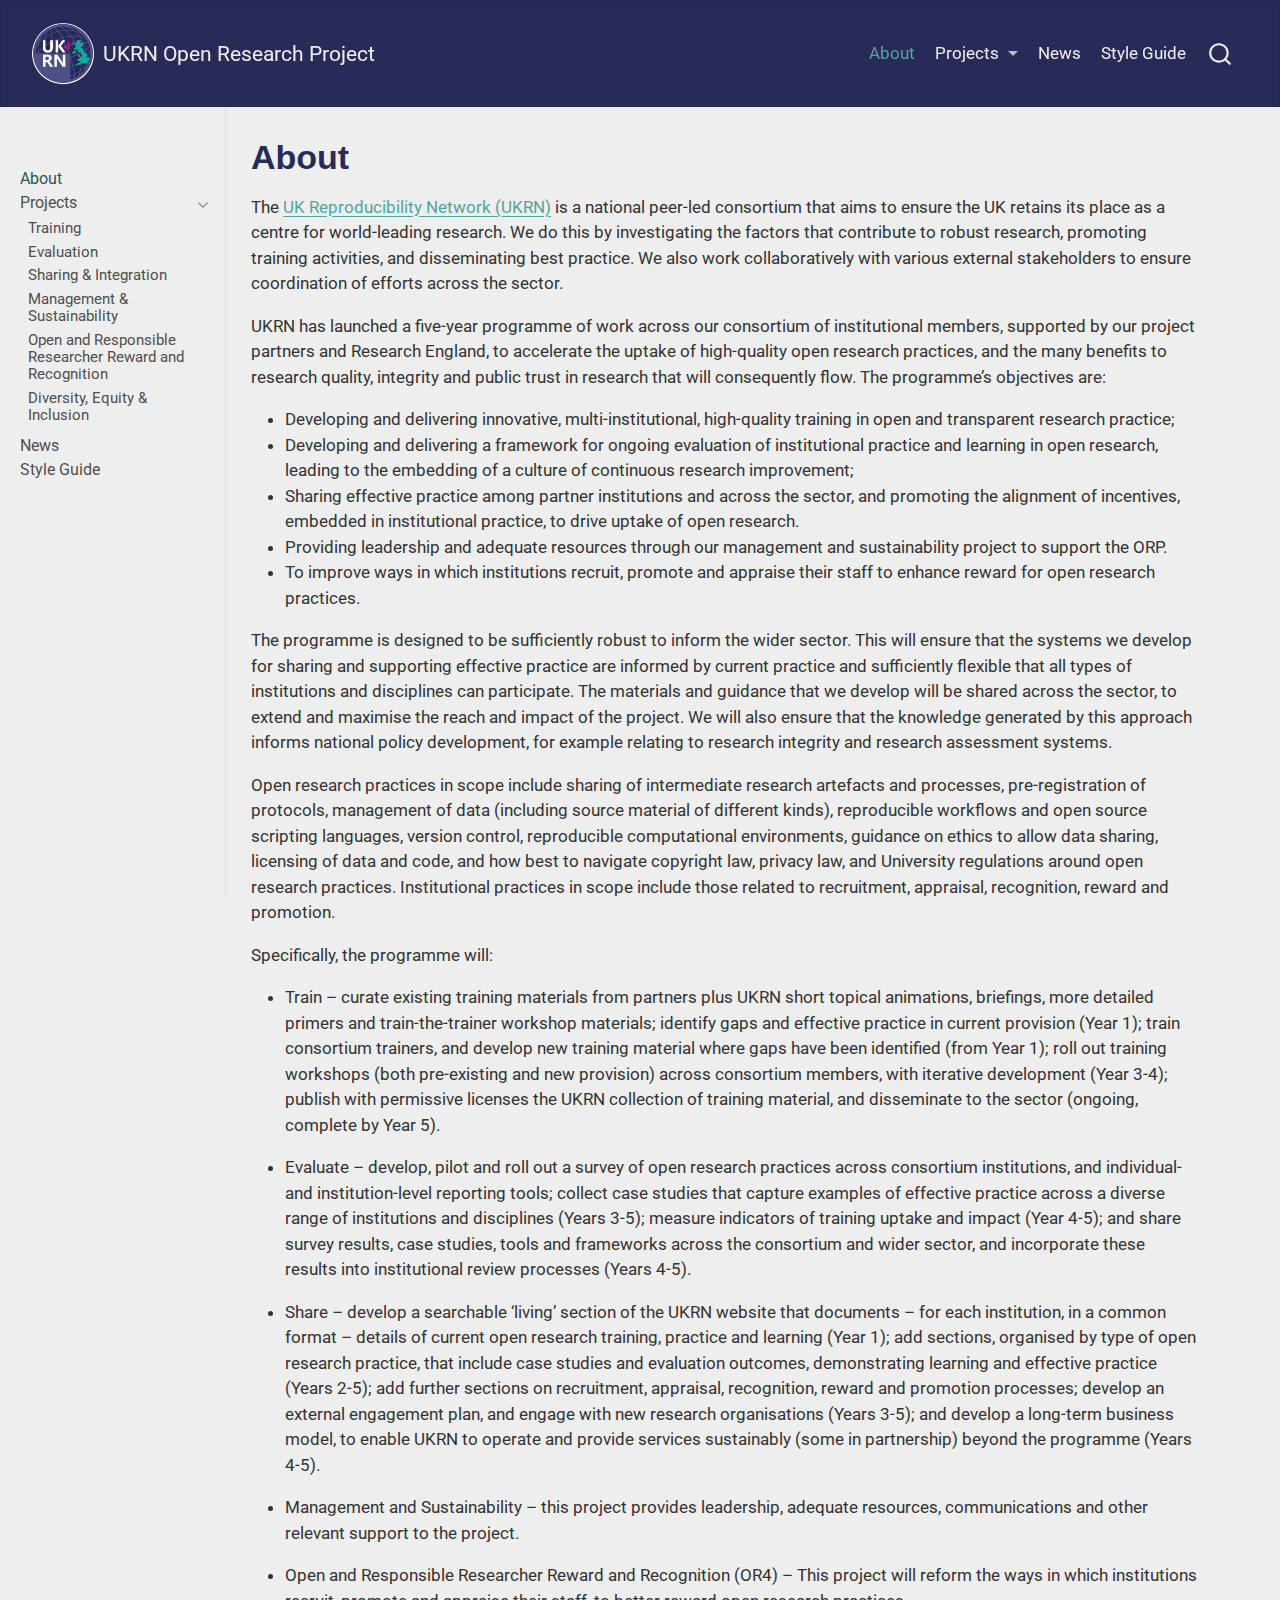
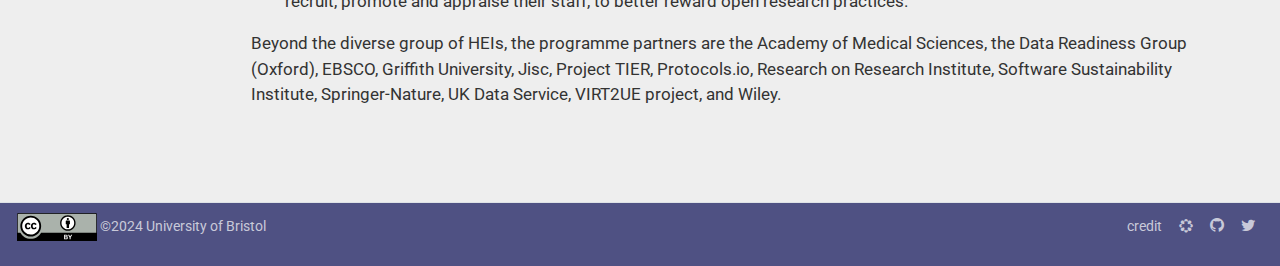
<file: docs/about.html>
<!DOCTYPE html>
<html xmlns="http://www.w3.org/1999/xhtml" lang="en" xml:lang="en"><head>

<meta charset="utf-8">
<meta name="generator" content="quarto-1.4.553">

<meta name="viewport" content="width=device-width, initial-scale=1.0, user-scalable=yes">


<title>UKRN Open Research Project - About</title>
<style>
code{white-space: pre-wrap;}
span.smallcaps{font-variant: small-caps;}
div.columns{display: flex; gap: min(4vw, 1.5em);}
div.column{flex: auto; overflow-x: auto;}
div.hanging-indent{margin-left: 1.5em; text-indent: -1.5em;}
ul.task-list{list-style: none;}
ul.task-list li input[type="checkbox"] {
  width: 0.8em;
  margin: 0 0.8em 0.2em -1em; /* quarto-specific, see https://github.com/quarto-dev/quarto-cli/issues/4556 */ 
  vertical-align: middle;
}
</style>


<script src="site_libs/quarto-nav/quarto-nav.js"></script>
<script src="site_libs/quarto-nav/headroom.min.js"></script>
<script src="site_libs/clipboard/clipboard.min.js"></script>
<script src="site_libs/quarto-search/autocomplete.umd.js"></script>
<script src="site_libs/quarto-search/fuse.min.js"></script>
<script src="site_libs/quarto-search/quarto-search.js"></script>
<meta name="quarto:offset" content="./">
<link href="./images/favicon.ico" rel="icon">
<script src="site_libs/quarto-html/quarto.js"></script>
<script src="site_libs/quarto-html/popper.min.js"></script>
<script src="site_libs/quarto-html/tippy.umd.min.js"></script>
<script src="site_libs/quarto-html/anchor.min.js"></script>
<link href="site_libs/quarto-html/tippy.css" rel="stylesheet">
<link href="site_libs/quarto-html/quarto-syntax-highlighting.css" rel="stylesheet" id="quarto-text-highlighting-styles">
<script src="site_libs/bootstrap/bootstrap.min.js"></script>
<link href="site_libs/bootstrap/bootstrap-icons.css" rel="stylesheet">
<link href="site_libs/bootstrap/bootstrap.min.css" rel="stylesheet" id="quarto-bootstrap" data-mode="light">
<link href="site_libs/quarto-contrib/academicons-1.9.2/all.css" rel="stylesheet">
<link href="site_libs/quarto-contrib/academicons-1.9.2/size.css" rel="stylesheet">
<script id="quarto-search-options" type="application/json">{
  "location": "navbar",
  "copy-button": false,
  "collapse-after": 3,
  "panel-placement": "end",
  "type": "overlay",
  "limit": 50,
  "keyboard-shortcut": [
    "f",
    "/",
    "s"
  ],
  "show-item-context": false,
  "language": {
    "search-no-results-text": "No results",
    "search-matching-documents-text": "matching documents",
    "search-copy-link-title": "Copy link to search",
    "search-hide-matches-text": "Hide additional matches",
    "search-more-match-text": "more match in this document",
    "search-more-matches-text": "more matches in this document",
    "search-clear-button-title": "Clear",
    "search-text-placeholder": "",
    "search-detached-cancel-button-title": "Cancel",
    "search-submit-button-title": "Submit",
    "search-label": "Search"
  }
}</script>


</head>

<body class="nav-sidebar docked nav-fixed fullcontent">

<div id="quarto-search-results"></div>
  <header id="quarto-header" class="headroom fixed-top">
    <nav class="navbar navbar-expand-lg " data-bs-theme="dark">
      <div class="navbar-container container-fluid">
      <div class="navbar-brand-container mx-auto">
    <a href="./index.html" class="navbar-brand navbar-brand-logo">
    <img src="./images/logo.png" alt="Globe with UKRN and big pink UK" class="navbar-logo">
    </a>
    <a class="navbar-brand" href="./index.html">
    <span class="navbar-title">UKRN Open Research Project</span>
    </a>
  </div>
            <div id="quarto-search" class="" title="Search"></div>
          <button class="navbar-toggler" type="button" data-bs-toggle="collapse" data-bs-target="#navbarCollapse" aria-controls="navbarCollapse" aria-expanded="false" aria-label="Toggle navigation" onclick="if (window.quartoToggleHeadroom) { window.quartoToggleHeadroom(); }">
  <span class="navbar-toggler-icon"></span>
</button>
          <div class="collapse navbar-collapse" id="navbarCollapse">
            <ul class="navbar-nav navbar-nav-scroll ms-auto">
  <li class="nav-item">
    <a class="nav-link active" href="./about.html" aria-current="page"> 
<span class="menu-text">About</span></a>
  </li>  
  <li class="nav-item dropdown ">
    <a class="nav-link dropdown-toggle" href="#" id="nav-menu-projects" role="button" data-bs-toggle="dropdown" aria-expanded="false">
 <span class="menu-text">Projects</span>
    </a>
    <ul class="dropdown-menu dropdown-menu-end" aria-labelledby="nav-menu-projects">    
        <li>
    <a class="dropdown-item" href="./projects/training.html">
 <span class="dropdown-text">Training</span></a>
  </li>  
        <li>
    <a class="dropdown-item" href="./projects/evaluation.html">
 <span class="dropdown-text">Evaluation</span></a>
  </li>  
        <li>
    <a class="dropdown-item" href="./projects/sharing.html">
 <span class="dropdown-text">Sharing &amp; Integration</span></a>
  </li>  
        <li>
    <a class="dropdown-item" href="./projects/management.html">
 <span class="dropdown-text">Management &amp; Sustainability</span></a>
  </li>  
        <li>
    <a class="dropdown-item" href="./projects/recognition.html">
 <span class="dropdown-text">Open and Responsible Researcher Reward and Recognition</span></a>
  </li>  
        <li>
    <a class="dropdown-item" href="./projects/dei.html">
 <span class="dropdown-text">Diversity, Equity &amp; Inclusion</span></a>
  </li>  
    </ul>
  </li>
  <li class="nav-item">
    <a class="nav-link" href="./news.html"> 
<span class="menu-text">News</span></a>
  </li>  
  <li class="nav-item">
    <a class="nav-link" href="./demo.html"> 
<span class="menu-text">Style Guide</span></a>
  </li>  
</ul>
          </div> <!-- /navcollapse -->
          <div class="quarto-navbar-tools">
</div>
      </div> <!-- /container-fluid -->
    </nav>
  <nav class="quarto-secondary-nav">
    <div class="container-fluid d-flex">
      <button type="button" class="quarto-btn-toggle btn" data-bs-toggle="collapse" data-bs-target=".quarto-sidebar-collapse-item" aria-controls="quarto-sidebar" aria-expanded="false" aria-label="Toggle sidebar navigation" onclick="if (window.quartoToggleHeadroom) { window.quartoToggleHeadroom(); }">
        <i class="bi bi-layout-text-sidebar-reverse"></i>
      </button>
        <nav class="quarto-page-breadcrumbs" aria-label="breadcrumb"><ol class="breadcrumb"><li class="breadcrumb-item"><a href="./about.html">About</a></li></ol></nav>
        <a class="flex-grow-1" role="button" data-bs-toggle="collapse" data-bs-target=".quarto-sidebar-collapse-item" aria-controls="quarto-sidebar" aria-expanded="false" aria-label="Toggle sidebar navigation" onclick="if (window.quartoToggleHeadroom) { window.quartoToggleHeadroom(); }">      
        </a>
      <button type="button" class="btn quarto-search-button" aria-label="" onclick="window.quartoOpenSearch();">
        <i class="bi bi-search"></i>
      </button>
    </div>
  </nav>
</header>
<!-- content -->
<div id="quarto-content" class="quarto-container page-columns page-rows-contents page-layout-article page-navbar">
<!-- sidebar -->
  <nav id="quarto-sidebar" class="sidebar collapse collapse-horizontal quarto-sidebar-collapse-item sidebar-navigation docked overflow-auto">
        <div class="mt-2 flex-shrink-0 align-items-center">
        <div class="sidebar-search">
        <div id="quarto-search" class="" title="Search"></div>
        </div>
        </div>
    <div class="sidebar-menu-container"> 
    <ul class="list-unstyled mt-1">
        <li class="sidebar-item">
  <div class="sidebar-item-container"> 
  <a href="./about.html" class="sidebar-item-text sidebar-link active">
 <span class="menu-text">About</span></a>
  </div>
</li>
        <li class="sidebar-item sidebar-item-section">
      <div class="sidebar-item-container"> 
            <a href="./projects.html" class="sidebar-item-text sidebar-link">
 <span class="menu-text">Projects</span></a>
          <a class="sidebar-item-toggle text-start" data-bs-toggle="collapse" data-bs-target="#quarto-sidebar-section-1" aria-expanded="true" aria-label="Toggle section">
            <i class="bi bi-chevron-right ms-2"></i>
          </a> 
      </div>
      <ul id="quarto-sidebar-section-1" class="collapse list-unstyled sidebar-section depth1 show">  
          <li class="sidebar-item">
  <div class="sidebar-item-container"> 
  <a href="./projects/training.html" class="sidebar-item-text sidebar-link">
 <span class="menu-text">Training</span></a>
  </div>
</li>
          <li class="sidebar-item">
  <div class="sidebar-item-container"> 
  <a href="./projects/evaluation.html" class="sidebar-item-text sidebar-link">
 <span class="menu-text">Evaluation</span></a>
  </div>
</li>
          <li class="sidebar-item">
  <div class="sidebar-item-container"> 
  <a href="./projects/sharing.html" class="sidebar-item-text sidebar-link">
 <span class="menu-text">Sharing &amp; Integration</span></a>
  </div>
</li>
          <li class="sidebar-item">
  <div class="sidebar-item-container"> 
  <a href="./projects/management.html" class="sidebar-item-text sidebar-link">
 <span class="menu-text">Management &amp; Sustainability</span></a>
  </div>
</li>
          <li class="sidebar-item">
  <div class="sidebar-item-container"> 
  <a href="./projects/recognition.html" class="sidebar-item-text sidebar-link">
 <span class="menu-text">Open and Responsible Researcher Reward and Recognition</span></a>
  </div>
</li>
          <li class="sidebar-item">
  <div class="sidebar-item-container"> 
  <a href="./projects/dei.html" class="sidebar-item-text sidebar-link">
 <span class="menu-text">Diversity, Equity &amp; Inclusion</span></a>
  </div>
</li>
      </ul>
  </li>
        <li class="sidebar-item">
  <div class="sidebar-item-container"> 
  <a href="./news.html" class="sidebar-item-text sidebar-link">
 <span class="menu-text">News</span></a>
  </div>
</li>
        <li class="sidebar-item">
  <div class="sidebar-item-container"> 
  <a href="./demo.html" class="sidebar-item-text sidebar-link">
 <span class="menu-text">Style Guide</span></a>
  </div>
</li>
    </ul>
    </div>
</nav>
<div id="quarto-sidebar-glass" class="quarto-sidebar-collapse-item" data-bs-toggle="collapse" data-bs-target=".quarto-sidebar-collapse-item"></div>
<!-- margin-sidebar -->
    
<!-- main -->
<main class="content" id="quarto-document-content">

<header id="title-block-header" class="quarto-title-block default">
<div class="quarto-title">
<h1 class="title">About</h1>
</div>



<div class="quarto-title-meta">

    
  
    
  </div>
  


</header>


<p>The <a href="https://ukrn.org">UK Reproducibility Network (UKRN)</a> is a national peer-led consortium that aims to ensure the UK retains its place as a centre for world-leading research. We do this by investigating the factors that contribute to robust research, promoting training activities, and disseminating best practice. We also work collaboratively with various external stakeholders to ensure coordination of efforts across the sector.</p>
<p>UKRN has launched a five-year programme of work across our consortium of institutional members, supported by our project partners and Research England, to accelerate the uptake of high-quality open research practices, and the many benefits to research quality, integrity and public trust in research that will consequently flow. The programme’s objectives are:</p>
<ul>
<li>Developing and delivering innovative, multi-institutional, high-quality training in open and transparent research practice;</li>
<li>Developing and delivering a framework for ongoing evaluation of institutional practice and learning in open research, leading to the embedding of a culture of continuous research improvement;</li>
<li>Sharing effective practice among partner institutions and across the sector, and promoting the alignment of incentives, embedded in institutional practice, to drive uptake of open research.</li>
<li>Providing leadership and adequate resources through our management and sustainability project to support the ORP.</li>
<li>To improve ways in which institutions recruit, promote and appraise their staff to enhance reward for open research practices.</li>
</ul>
<p>The programme is designed to be sufficiently robust to inform the wider sector. This will ensure that the systems we develop for sharing and supporting effective practice are informed by current practice and sufficiently flexible that all types of institutions and disciplines can participate. The materials and guidance that we develop will be shared across the sector, to extend and maximise the reach and impact of the project. We will also ensure that the knowledge generated by this approach informs national policy development, for example relating to research integrity and research assessment systems.</p>
<p>Open research practices in scope include sharing of intermediate research artefacts and processes, pre-registration of protocols, management of data (including source material of different kinds), reproducible workflows and open source scripting languages, version control, reproducible computational environments, guidance on ethics to allow data sharing, licensing of data and code, and how best to navigate copyright law, privacy law, and University regulations around open research practices. Institutional practices in scope include those related to recruitment, appraisal, recognition, reward and promotion.</p>
<p>Specifically, the programme will:</p>
<ul>
<li><p>Train – curate existing training materials from partners plus UKRN short topical animations, briefings, more detailed primers and train-the-trainer workshop materials; identify gaps and effective practice in current provision (Year 1); train consortium trainers, and develop new training material where gaps have been identified (from Year 1); roll out training workshops (both pre-existing and new provision) across consortium members, with iterative development (Year 3-4); publish with permissive licenses the UKRN collection of training material, and disseminate to the sector (ongoing, complete by Year 5).</p></li>
<li><p>Evaluate – develop, pilot and roll out a survey of open research practices across consortium institutions, and individual- and institution-level reporting tools; collect case studies that capture examples of effective practice across a diverse range of institutions and disciplines (Years 3-5); measure indicators of training uptake and impact (Year 4-5); and share survey results, case studies, tools and frameworks across the consortium and wider sector, and incorporate these results into institutional review processes (Years 4-5).</p></li>
<li><p>Share – develop a searchable ‘living’ section of the UKRN website that documents – for each institution, in a common format – details of current open research training, practice and learning (Year 1); add sections, organised by type of open research practice, that include case studies and evaluation outcomes, demonstrating learning and effective practice (Years 2-5); add further sections on recruitment, appraisal, recognition, reward and promotion processes; develop an external engagement plan, and engage with new research organisations (Years 3-5); and develop a long-term business model, to enable UKRN to operate and provide services sustainably (some in partnership) beyond the programme (Years 4-5).</p></li>
<li><p>Management and Sustainability – this project provides leadership, adequate resources, communications and other relevant support to the project.</p></li>
<li><p>Open and Responsible Researcher Reward and Recognition (OR4) – This project will reform the ways in which institutions recruit, promote and appraise their staff, to better reward open research practices.</p></li>
</ul>
<p>Beyond the diverse group of HEIs, the programme partners are the Academy of Medical Sciences, the Data Readiness Group (Oxford), EBSCO, Griffith University, Jisc, Project TIER, Protocols.io, Research on Research Institute, Software Sustainability Institute, Springer-Nature, UK Data Service, VIRT2UE project, and Wiley.</p>



</main> <!-- /main -->
<script id="quarto-html-after-body" type="application/javascript">
window.document.addEventListener("DOMContentLoaded", function (event) {
  const toggleBodyColorMode = (bsSheetEl) => {
    const mode = bsSheetEl.getAttribute("data-mode");
    const bodyEl = window.document.querySelector("body");
    if (mode === "dark") {
      bodyEl.classList.add("quarto-dark");
      bodyEl.classList.remove("quarto-light");
    } else {
      bodyEl.classList.add("quarto-light");
      bodyEl.classList.remove("quarto-dark");
    }
  }
  const toggleBodyColorPrimary = () => {
    const bsSheetEl = window.document.querySelector("link#quarto-bootstrap");
    if (bsSheetEl) {
      toggleBodyColorMode(bsSheetEl);
    }
  }
  toggleBodyColorPrimary();  
  const icon = "";
  const anchorJS = new window.AnchorJS();
  anchorJS.options = {
    placement: 'right',
    icon: icon
  };
  anchorJS.add('.anchored');
  const isCodeAnnotation = (el) => {
    for (const clz of el.classList) {
      if (clz.startsWith('code-annotation-')) {                     
        return true;
      }
    }
    return false;
  }
  const clipboard = new window.ClipboardJS('.code-copy-button', {
    text: function(trigger) {
      const codeEl = trigger.previousElementSibling.cloneNode(true);
      for (const childEl of codeEl.children) {
        if (isCodeAnnotation(childEl)) {
          childEl.remove();
        }
      }
      return codeEl.innerText;
    }
  });
  clipboard.on('success', function(e) {
    // button target
    const button = e.trigger;
    // don't keep focus
    button.blur();
    // flash "checked"
    button.classList.add('code-copy-button-checked');
    var currentTitle = button.getAttribute("title");
    button.setAttribute("title", "Copied!");
    let tooltip;
    if (window.bootstrap) {
      button.setAttribute("data-bs-toggle", "tooltip");
      button.setAttribute("data-bs-placement", "left");
      button.setAttribute("data-bs-title", "Copied!");
      tooltip = new bootstrap.Tooltip(button, 
        { trigger: "manual", 
          customClass: "code-copy-button-tooltip",
          offset: [0, -8]});
      tooltip.show();    
    }
    setTimeout(function() {
      if (tooltip) {
        tooltip.hide();
        button.removeAttribute("data-bs-title");
        button.removeAttribute("data-bs-toggle");
        button.removeAttribute("data-bs-placement");
      }
      button.setAttribute("title", currentTitle);
      button.classList.remove('code-copy-button-checked');
    }, 1000);
    // clear code selection
    e.clearSelection();
  });
    var localhostRegex = new RegExp(/^(?:http|https):\/\/localhost\:?[0-9]*\//);
    var mailtoRegex = new RegExp(/^mailto:/);
      var filterRegex = new RegExp("https:\/\/UKRN\.github\.io\/OR-demo");
    var isInternal = (href) => {
        return filterRegex.test(href) || localhostRegex.test(href) || mailtoRegex.test(href);
    }
    // Inspect non-navigation links and adorn them if external
 	var links = window.document.querySelectorAll('a[href]:not(.nav-link):not(.navbar-brand):not(.toc-action):not(.sidebar-link):not(.sidebar-item-toggle):not(.pagination-link):not(.no-external):not([aria-hidden]):not(.dropdown-item):not(.quarto-navigation-tool)');
    for (var i=0; i<links.length; i++) {
      const link = links[i];
      if (!isInternal(link.href)) {
        // undo the damage that might have been done by quarto-nav.js in the case of
        // links that we want to consider external
        if (link.dataset.originalHref !== undefined) {
          link.href = link.dataset.originalHref;
        }
      }
    }
  function tippyHover(el, contentFn, onTriggerFn, onUntriggerFn) {
    const config = {
      allowHTML: true,
      maxWidth: 500,
      delay: 100,
      arrow: false,
      appendTo: function(el) {
          return el.parentElement;
      },
      interactive: true,
      interactiveBorder: 10,
      theme: 'quarto',
      placement: 'bottom-start',
    };
    if (contentFn) {
      config.content = contentFn;
    }
    if (onTriggerFn) {
      config.onTrigger = onTriggerFn;
    }
    if (onUntriggerFn) {
      config.onUntrigger = onUntriggerFn;
    }
    window.tippy(el, config); 
  }
  const noterefs = window.document.querySelectorAll('a[role="doc-noteref"]');
  for (var i=0; i<noterefs.length; i++) {
    const ref = noterefs[i];
    tippyHover(ref, function() {
      // use id or data attribute instead here
      let href = ref.getAttribute('data-footnote-href') || ref.getAttribute('href');
      try { href = new URL(href).hash; } catch {}
      const id = href.replace(/^#\/?/, "");
      const note = window.document.getElementById(id);
      if (note) {
        return note.innerHTML;
      } else {
        return "";
      }
    });
  }
  const xrefs = window.document.querySelectorAll('a.quarto-xref');
  const processXRef = (id, note) => {
    // Strip column container classes
    const stripColumnClz = (el) => {
      el.classList.remove("page-full", "page-columns");
      if (el.children) {
        for (const child of el.children) {
          stripColumnClz(child);
        }
      }
    }
    stripColumnClz(note)
    if (id === null || id.startsWith('sec-')) {
      // Special case sections, only their first couple elements
      const container = document.createElement("div");
      if (note.children && note.children.length > 2) {
        container.appendChild(note.children[0].cloneNode(true));
        for (let i = 1; i < note.children.length; i++) {
          const child = note.children[i];
          if (child.tagName === "P" && child.innerText === "") {
            continue;
          } else {
            container.appendChild(child.cloneNode(true));
            break;
          }
        }
        if (window.Quarto?.typesetMath) {
          window.Quarto.typesetMath(container);
        }
        return container.innerHTML
      } else {
        if (window.Quarto?.typesetMath) {
          window.Quarto.typesetMath(note);
        }
        return note.innerHTML;
      }
    } else {
      // Remove any anchor links if they are present
      const anchorLink = note.querySelector('a.anchorjs-link');
      if (anchorLink) {
        anchorLink.remove();
      }
      if (window.Quarto?.typesetMath) {
        window.Quarto.typesetMath(note);
      }
      // TODO in 1.5, we should make sure this works without a callout special case
      if (note.classList.contains("callout")) {
        return note.outerHTML;
      } else {
        return note.innerHTML;
      }
    }
  }
  for (var i=0; i<xrefs.length; i++) {
    const xref = xrefs[i];
    tippyHover(xref, undefined, function(instance) {
      instance.disable();
      let url = xref.getAttribute('href');
      let hash = undefined; 
      if (url.startsWith('#')) {
        hash = url;
      } else {
        try { hash = new URL(url).hash; } catch {}
      }
      if (hash) {
        const id = hash.replace(/^#\/?/, "");
        const note = window.document.getElementById(id);
        if (note !== null) {
          try {
            const html = processXRef(id, note.cloneNode(true));
            instance.setContent(html);
          } finally {
            instance.enable();
            instance.show();
          }
        } else {
          // See if we can fetch this
          fetch(url.split('#')[0])
          .then(res => res.text())
          .then(html => {
            const parser = new DOMParser();
            const htmlDoc = parser.parseFromString(html, "text/html");
            const note = htmlDoc.getElementById(id);
            if (note !== null) {
              const html = processXRef(id, note);
              instance.setContent(html);
            } 
          }).finally(() => {
            instance.enable();
            instance.show();
          });
        }
      } else {
        // See if we can fetch a full url (with no hash to target)
        // This is a special case and we should probably do some content thinning / targeting
        fetch(url)
        .then(res => res.text())
        .then(html => {
          const parser = new DOMParser();
          const htmlDoc = parser.parseFromString(html, "text/html");
          const note = htmlDoc.querySelector('main.content');
          if (note !== null) {
            // This should only happen for chapter cross references
            // (since there is no id in the URL)
            // remove the first header
            if (note.children.length > 0 && note.children[0].tagName === "HEADER") {
              note.children[0].remove();
            }
            const html = processXRef(null, note);
            instance.setContent(html);
          } 
        }).finally(() => {
          instance.enable();
          instance.show();
        });
      }
    }, function(instance) {
    });
  }
      let selectedAnnoteEl;
      const selectorForAnnotation = ( cell, annotation) => {
        let cellAttr = 'data-code-cell="' + cell + '"';
        let lineAttr = 'data-code-annotation="' +  annotation + '"';
        const selector = 'span[' + cellAttr + '][' + lineAttr + ']';
        return selector;
      }
      const selectCodeLines = (annoteEl) => {
        const doc = window.document;
        const targetCell = annoteEl.getAttribute("data-target-cell");
        const targetAnnotation = annoteEl.getAttribute("data-target-annotation");
        const annoteSpan = window.document.querySelector(selectorForAnnotation(targetCell, targetAnnotation));
        const lines = annoteSpan.getAttribute("data-code-lines").split(",");
        const lineIds = lines.map((line) => {
          return targetCell + "-" + line;
        })
        let top = null;
        let height = null;
        let parent = null;
        if (lineIds.length > 0) {
            //compute the position of the single el (top and bottom and make a div)
            const el = window.document.getElementById(lineIds[0]);
            top = el.offsetTop;
            height = el.offsetHeight;
            parent = el.parentElement.parentElement;
          if (lineIds.length > 1) {
            const lastEl = window.document.getElementById(lineIds[lineIds.length - 1]);
            const bottom = lastEl.offsetTop + lastEl.offsetHeight;
            height = bottom - top;
          }
          if (top !== null && height !== null && parent !== null) {
            // cook up a div (if necessary) and position it 
            let div = window.document.getElementById("code-annotation-line-highlight");
            if (div === null) {
              div = window.document.createElement("div");
              div.setAttribute("id", "code-annotation-line-highlight");
              div.style.position = 'absolute';
              parent.appendChild(div);
            }
            div.style.top = top - 2 + "px";
            div.style.height = height + 4 + "px";
            div.style.left = 0;
            let gutterDiv = window.document.getElementById("code-annotation-line-highlight-gutter");
            if (gutterDiv === null) {
              gutterDiv = window.document.createElement("div");
              gutterDiv.setAttribute("id", "code-annotation-line-highlight-gutter");
              gutterDiv.style.position = 'absolute';
              const codeCell = window.document.getElementById(targetCell);
              const gutter = codeCell.querySelector('.code-annotation-gutter');
              gutter.appendChild(gutterDiv);
            }
            gutterDiv.style.top = top - 2 + "px";
            gutterDiv.style.height = height + 4 + "px";
          }
          selectedAnnoteEl = annoteEl;
        }
      };
      const unselectCodeLines = () => {
        const elementsIds = ["code-annotation-line-highlight", "code-annotation-line-highlight-gutter"];
        elementsIds.forEach((elId) => {
          const div = window.document.getElementById(elId);
          if (div) {
            div.remove();
          }
        });
        selectedAnnoteEl = undefined;
      };
        // Handle positioning of the toggle
    window.addEventListener(
      "resize",
      throttle(() => {
        elRect = undefined;
        if (selectedAnnoteEl) {
          selectCodeLines(selectedAnnoteEl);
        }
      }, 10)
    );
    function throttle(fn, ms) {
    let throttle = false;
    let timer;
      return (...args) => {
        if(!throttle) { // first call gets through
            fn.apply(this, args);
            throttle = true;
        } else { // all the others get throttled
            if(timer) clearTimeout(timer); // cancel #2
            timer = setTimeout(() => {
              fn.apply(this, args);
              timer = throttle = false;
            }, ms);
        }
      };
    }
      // Attach click handler to the DT
      const annoteDls = window.document.querySelectorAll('dt[data-target-cell]');
      for (const annoteDlNode of annoteDls) {
        annoteDlNode.addEventListener('click', (event) => {
          const clickedEl = event.target;
          if (clickedEl !== selectedAnnoteEl) {
            unselectCodeLines();
            const activeEl = window.document.querySelector('dt[data-target-cell].code-annotation-active');
            if (activeEl) {
              activeEl.classList.remove('code-annotation-active');
            }
            selectCodeLines(clickedEl);
            clickedEl.classList.add('code-annotation-active');
          } else {
            // Unselect the line
            unselectCodeLines();
            clickedEl.classList.remove('code-annotation-active');
          }
        });
      }
  const findCites = (el) => {
    const parentEl = el.parentElement;
    if (parentEl) {
      const cites = parentEl.dataset.cites;
      if (cites) {
        return {
          el,
          cites: cites.split(' ')
        };
      } else {
        return findCites(el.parentElement)
      }
    } else {
      return undefined;
    }
  };
  var bibliorefs = window.document.querySelectorAll('a[role="doc-biblioref"]');
  for (var i=0; i<bibliorefs.length; i++) {
    const ref = bibliorefs[i];
    const citeInfo = findCites(ref);
    if (citeInfo) {
      tippyHover(citeInfo.el, function() {
        var popup = window.document.createElement('div');
        citeInfo.cites.forEach(function(cite) {
          var citeDiv = window.document.createElement('div');
          citeDiv.classList.add('hanging-indent');
          citeDiv.classList.add('csl-entry');
          var biblioDiv = window.document.getElementById('ref-' + cite);
          if (biblioDiv) {
            citeDiv.innerHTML = biblioDiv.innerHTML;
          }
          popup.appendChild(citeDiv);
        });
        return popup.innerHTML;
      });
    }
  }
});
</script>
</div> <!-- /content -->
<footer class="footer">
  <div class="nav-footer">
    <div class="nav-footer-left">
<p><img src="images/cc-by.svg" class="img-fluid"> ©2024 University of Bristol</p>
</div>   
    <div class="nav-footer-center">
      &nbsp;
    </div>
    <div class="nav-footer-right">
      <ul class="footer-items list-unstyled">
    <li class="nav-item">
    <a class="nav-link" href="./credit.html">
<p>credit</p>
</a>
  </li>  
    <li class="nav-item">
    <a class="nav-link" href="https://osf.io/x8j9q/">
<p><i class="ai  ai-osf ai-1x"></i></p>
</a>
  </li>  
    <li class="nav-item compact">
    <a class="nav-link" href="https://github.com/UKRN/OR-demo">
      <i class="bi bi-github" role="img" aria-label="GitHub">
</i> 
    </a>
  </li>  
    <li class="nav-item compact">
    <a class="nav-link" href="https://twitter.com/ukrepro">
      <i class="bi bi-twitter" role="img" aria-label="Twitter">
</i> 
    </a>
  </li>  
</ul>
    </div>
  </div>
</footer>




</body></html>
</file>
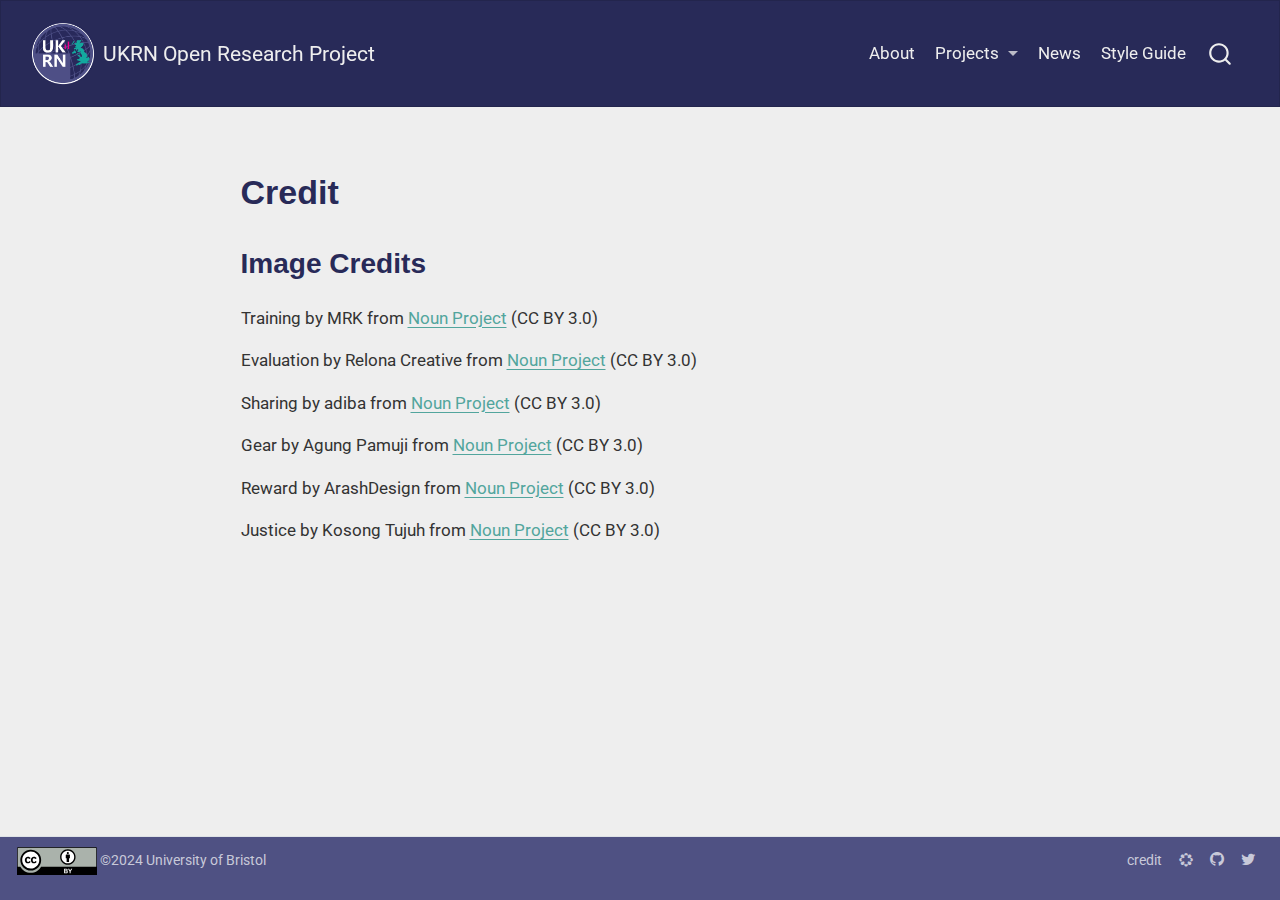
<file: docs/credit.html>
<!DOCTYPE html>
<html xmlns="http://www.w3.org/1999/xhtml" lang="en" xml:lang="en"><head>

<meta charset="utf-8">
<meta name="generator" content="quarto-1.4.553">

<meta name="viewport" content="width=device-width, initial-scale=1.0, user-scalable=yes">


<title>UKRN Open Research Project</title>
<style>
code{white-space: pre-wrap;}
span.smallcaps{font-variant: small-caps;}
div.columns{display: flex; gap: min(4vw, 1.5em);}
div.column{flex: auto; overflow-x: auto;}
div.hanging-indent{margin-left: 1.5em; text-indent: -1.5em;}
ul.task-list{list-style: none;}
ul.task-list li input[type="checkbox"] {
  width: 0.8em;
  margin: 0 0.8em 0.2em -1em; /* quarto-specific, see https://github.com/quarto-dev/quarto-cli/issues/4556 */ 
  vertical-align: middle;
}
</style>


<script src="site_libs/quarto-nav/quarto-nav.js"></script>
<script src="site_libs/quarto-nav/headroom.min.js"></script>
<script src="site_libs/clipboard/clipboard.min.js"></script>
<script src="site_libs/quarto-search/autocomplete.umd.js"></script>
<script src="site_libs/quarto-search/fuse.min.js"></script>
<script src="site_libs/quarto-search/quarto-search.js"></script>
<meta name="quarto:offset" content="./">
<link href="./images/favicon.ico" rel="icon">
<script src="site_libs/quarto-html/quarto.js"></script>
<script src="site_libs/quarto-html/popper.min.js"></script>
<script src="site_libs/quarto-html/tippy.umd.min.js"></script>
<script src="site_libs/quarto-html/anchor.min.js"></script>
<link href="site_libs/quarto-html/tippy.css" rel="stylesheet">
<link href="site_libs/quarto-html/quarto-syntax-highlighting.css" rel="stylesheet" id="quarto-text-highlighting-styles">
<script src="site_libs/bootstrap/bootstrap.min.js"></script>
<link href="site_libs/bootstrap/bootstrap-icons.css" rel="stylesheet">
<link href="site_libs/bootstrap/bootstrap.min.css" rel="stylesheet" id="quarto-bootstrap" data-mode="light">
<link href="site_libs/quarto-contrib/academicons-1.9.2/all.css" rel="stylesheet">
<link href="site_libs/quarto-contrib/academicons-1.9.2/size.css" rel="stylesheet">
<script id="quarto-search-options" type="application/json">{
  "location": "navbar",
  "copy-button": false,
  "collapse-after": 3,
  "panel-placement": "end",
  "type": "overlay",
  "limit": 50,
  "keyboard-shortcut": [
    "f",
    "/",
    "s"
  ],
  "show-item-context": false,
  "language": {
    "search-no-results-text": "No results",
    "search-matching-documents-text": "matching documents",
    "search-copy-link-title": "Copy link to search",
    "search-hide-matches-text": "Hide additional matches",
    "search-more-match-text": "more match in this document",
    "search-more-matches-text": "more matches in this document",
    "search-clear-button-title": "Clear",
    "search-text-placeholder": "",
    "search-detached-cancel-button-title": "Cancel",
    "search-submit-button-title": "Submit",
    "search-label": "Search"
  }
}</script>


</head>

<body class="nav-fixed fullcontent">

<div id="quarto-search-results"></div>
  <header id="quarto-header" class="headroom fixed-top">
    <nav class="navbar navbar-expand-lg " data-bs-theme="dark">
      <div class="navbar-container container-fluid">
      <div class="navbar-brand-container mx-auto">
    <a href="./index.html" class="navbar-brand navbar-brand-logo">
    <img src="./images/logo.png" alt="Globe with UKRN and big pink UK" class="navbar-logo">
    </a>
    <a class="navbar-brand" href="./index.html">
    <span class="navbar-title">UKRN Open Research Project</span>
    </a>
  </div>
            <div id="quarto-search" class="" title="Search"></div>
          <button class="navbar-toggler" type="button" data-bs-toggle="collapse" data-bs-target="#navbarCollapse" aria-controls="navbarCollapse" aria-expanded="false" aria-label="Toggle navigation" onclick="if (window.quartoToggleHeadroom) { window.quartoToggleHeadroom(); }">
  <span class="navbar-toggler-icon"></span>
</button>
          <div class="collapse navbar-collapse" id="navbarCollapse">
            <ul class="navbar-nav navbar-nav-scroll ms-auto">
  <li class="nav-item">
    <a class="nav-link" href="./about.html"> 
<span class="menu-text">About</span></a>
  </li>  
  <li class="nav-item dropdown ">
    <a class="nav-link dropdown-toggle" href="#" id="nav-menu-projects" role="button" data-bs-toggle="dropdown" aria-expanded="false">
 <span class="menu-text">Projects</span>
    </a>
    <ul class="dropdown-menu dropdown-menu-end" aria-labelledby="nav-menu-projects">    
        <li>
    <a class="dropdown-item" href="./projects/training.html">
 <span class="dropdown-text">Training</span></a>
  </li>  
        <li>
    <a class="dropdown-item" href="./projects/evaluation.html">
 <span class="dropdown-text">Evaluation</span></a>
  </li>  
        <li>
    <a class="dropdown-item" href="./projects/sharing.html">
 <span class="dropdown-text">Sharing &amp; Integration</span></a>
  </li>  
        <li>
    <a class="dropdown-item" href="./projects/management.html">
 <span class="dropdown-text">Management &amp; Sustainability</span></a>
  </li>  
        <li>
    <a class="dropdown-item" href="./projects/recognition.html">
 <span class="dropdown-text">Open and Responsible Researcher Reward and Recognition</span></a>
  </li>  
        <li>
    <a class="dropdown-item" href="./projects/dei.html">
 <span class="dropdown-text">Diversity, Equity &amp; Inclusion</span></a>
  </li>  
    </ul>
  </li>
  <li class="nav-item">
    <a class="nav-link" href="./news.html"> 
<span class="menu-text">News</span></a>
  </li>  
  <li class="nav-item">
    <a class="nav-link" href="./demo.html"> 
<span class="menu-text">Style Guide</span></a>
  </li>  
</ul>
          </div> <!-- /navcollapse -->
          <div class="quarto-navbar-tools">
</div>
      </div> <!-- /container-fluid -->
    </nav>
</header>
<!-- content -->
<div id="quarto-content" class="quarto-container page-columns page-rows-contents page-layout-article page-navbar">
<!-- sidebar -->
<!-- margin-sidebar -->
    
<!-- main -->
<main class="content" id="quarto-document-content">




<section id="credit" class="level1">
<h1>Credit</h1>
<section id="image-credits" class="level2">
<h2 class="anchored" data-anchor-id="image-credits">Image Credits</h2>
<p>Training by MRK from <a href="https://thenounproject.com/icon/training-4257179/" target="_blank" title="training Icons">Noun Project</a> (CC BY 3.0)</p>
<p>Evaluation by Relona Creative from <a href="https://thenounproject.com/icon/evaluation-7046506/" target="_blank" title="evaluation Icons">Noun Project</a> (CC BY 3.0)</p>
<p>Sharing by adiba from <a href="https://thenounproject.com/icon/sharing-6298596/" target="_blank" title="Sharing Icons">Noun Project</a> (CC BY 3.0)</p>
<p>Gear by Agung Pamuji from <a href="https://thenounproject.com/icon/gear-7082993/" target="_blank" title="Gear Icons">Noun Project</a> (CC BY 3.0)</p>
<p>Reward by ArashDesign from <a href="https://thenounproject.com/icon/reward-7019108/" target="_blank" title="reward Icons">Noun Project</a> (CC BY 3.0)</p>
<p>Justice by Kosong Tujuh from <a href="https://thenounproject.com/icon/justice-7079107/" target="_blank" title="Justice Icons">Noun Project</a> (CC BY 3.0)</p>


</section>
</section>

</main> <!-- /main -->
<script id="quarto-html-after-body" type="application/javascript">
window.document.addEventListener("DOMContentLoaded", function (event) {
  const toggleBodyColorMode = (bsSheetEl) => {
    const mode = bsSheetEl.getAttribute("data-mode");
    const bodyEl = window.document.querySelector("body");
    if (mode === "dark") {
      bodyEl.classList.add("quarto-dark");
      bodyEl.classList.remove("quarto-light");
    } else {
      bodyEl.classList.add("quarto-light");
      bodyEl.classList.remove("quarto-dark");
    }
  }
  const toggleBodyColorPrimary = () => {
    const bsSheetEl = window.document.querySelector("link#quarto-bootstrap");
    if (bsSheetEl) {
      toggleBodyColorMode(bsSheetEl);
    }
  }
  toggleBodyColorPrimary();  
  const icon = "";
  const anchorJS = new window.AnchorJS();
  anchorJS.options = {
    placement: 'right',
    icon: icon
  };
  anchorJS.add('.anchored');
  const isCodeAnnotation = (el) => {
    for (const clz of el.classList) {
      if (clz.startsWith('code-annotation-')) {                     
        return true;
      }
    }
    return false;
  }
  const clipboard = new window.ClipboardJS('.code-copy-button', {
    text: function(trigger) {
      const codeEl = trigger.previousElementSibling.cloneNode(true);
      for (const childEl of codeEl.children) {
        if (isCodeAnnotation(childEl)) {
          childEl.remove();
        }
      }
      return codeEl.innerText;
    }
  });
  clipboard.on('success', function(e) {
    // button target
    const button = e.trigger;
    // don't keep focus
    button.blur();
    // flash "checked"
    button.classList.add('code-copy-button-checked');
    var currentTitle = button.getAttribute("title");
    button.setAttribute("title", "Copied!");
    let tooltip;
    if (window.bootstrap) {
      button.setAttribute("data-bs-toggle", "tooltip");
      button.setAttribute("data-bs-placement", "left");
      button.setAttribute("data-bs-title", "Copied!");
      tooltip = new bootstrap.Tooltip(button, 
        { trigger: "manual", 
          customClass: "code-copy-button-tooltip",
          offset: [0, -8]});
      tooltip.show();    
    }
    setTimeout(function() {
      if (tooltip) {
        tooltip.hide();
        button.removeAttribute("data-bs-title");
        button.removeAttribute("data-bs-toggle");
        button.removeAttribute("data-bs-placement");
      }
      button.setAttribute("title", currentTitle);
      button.classList.remove('code-copy-button-checked');
    }, 1000);
    // clear code selection
    e.clearSelection();
  });
    var localhostRegex = new RegExp(/^(?:http|https):\/\/localhost\:?[0-9]*\//);
    var mailtoRegex = new RegExp(/^mailto:/);
      var filterRegex = new RegExp("https:\/\/UKRN\.github\.io\/OR-demo");
    var isInternal = (href) => {
        return filterRegex.test(href) || localhostRegex.test(href) || mailtoRegex.test(href);
    }
    // Inspect non-navigation links and adorn them if external
 	var links = window.document.querySelectorAll('a[href]:not(.nav-link):not(.navbar-brand):not(.toc-action):not(.sidebar-link):not(.sidebar-item-toggle):not(.pagination-link):not(.no-external):not([aria-hidden]):not(.dropdown-item):not(.quarto-navigation-tool)');
    for (var i=0; i<links.length; i++) {
      const link = links[i];
      if (!isInternal(link.href)) {
        // undo the damage that might have been done by quarto-nav.js in the case of
        // links that we want to consider external
        if (link.dataset.originalHref !== undefined) {
          link.href = link.dataset.originalHref;
        }
      }
    }
  function tippyHover(el, contentFn, onTriggerFn, onUntriggerFn) {
    const config = {
      allowHTML: true,
      maxWidth: 500,
      delay: 100,
      arrow: false,
      appendTo: function(el) {
          return el.parentElement;
      },
      interactive: true,
      interactiveBorder: 10,
      theme: 'quarto',
      placement: 'bottom-start',
    };
    if (contentFn) {
      config.content = contentFn;
    }
    if (onTriggerFn) {
      config.onTrigger = onTriggerFn;
    }
    if (onUntriggerFn) {
      config.onUntrigger = onUntriggerFn;
    }
    window.tippy(el, config); 
  }
  const noterefs = window.document.querySelectorAll('a[role="doc-noteref"]');
  for (var i=0; i<noterefs.length; i++) {
    const ref = noterefs[i];
    tippyHover(ref, function() {
      // use id or data attribute instead here
      let href = ref.getAttribute('data-footnote-href') || ref.getAttribute('href');
      try { href = new URL(href).hash; } catch {}
      const id = href.replace(/^#\/?/, "");
      const note = window.document.getElementById(id);
      if (note) {
        return note.innerHTML;
      } else {
        return "";
      }
    });
  }
  const xrefs = window.document.querySelectorAll('a.quarto-xref');
  const processXRef = (id, note) => {
    // Strip column container classes
    const stripColumnClz = (el) => {
      el.classList.remove("page-full", "page-columns");
      if (el.children) {
        for (const child of el.children) {
          stripColumnClz(child);
        }
      }
    }
    stripColumnClz(note)
    if (id === null || id.startsWith('sec-')) {
      // Special case sections, only their first couple elements
      const container = document.createElement("div");
      if (note.children && note.children.length > 2) {
        container.appendChild(note.children[0].cloneNode(true));
        for (let i = 1; i < note.children.length; i++) {
          const child = note.children[i];
          if (child.tagName === "P" && child.innerText === "") {
            continue;
          } else {
            container.appendChild(child.cloneNode(true));
            break;
          }
        }
        if (window.Quarto?.typesetMath) {
          window.Quarto.typesetMath(container);
        }
        return container.innerHTML
      } else {
        if (window.Quarto?.typesetMath) {
          window.Quarto.typesetMath(note);
        }
        return note.innerHTML;
      }
    } else {
      // Remove any anchor links if they are present
      const anchorLink = note.querySelector('a.anchorjs-link');
      if (anchorLink) {
        anchorLink.remove();
      }
      if (window.Quarto?.typesetMath) {
        window.Quarto.typesetMath(note);
      }
      // TODO in 1.5, we should make sure this works without a callout special case
      if (note.classList.contains("callout")) {
        return note.outerHTML;
      } else {
        return note.innerHTML;
      }
    }
  }
  for (var i=0; i<xrefs.length; i++) {
    const xref = xrefs[i];
    tippyHover(xref, undefined, function(instance) {
      instance.disable();
      let url = xref.getAttribute('href');
      let hash = undefined; 
      if (url.startsWith('#')) {
        hash = url;
      } else {
        try { hash = new URL(url).hash; } catch {}
      }
      if (hash) {
        const id = hash.replace(/^#\/?/, "");
        const note = window.document.getElementById(id);
        if (note !== null) {
          try {
            const html = processXRef(id, note.cloneNode(true));
            instance.setContent(html);
          } finally {
            instance.enable();
            instance.show();
          }
        } else {
          // See if we can fetch this
          fetch(url.split('#')[0])
          .then(res => res.text())
          .then(html => {
            const parser = new DOMParser();
            const htmlDoc = parser.parseFromString(html, "text/html");
            const note = htmlDoc.getElementById(id);
            if (note !== null) {
              const html = processXRef(id, note);
              instance.setContent(html);
            } 
          }).finally(() => {
            instance.enable();
            instance.show();
          });
        }
      } else {
        // See if we can fetch a full url (with no hash to target)
        // This is a special case and we should probably do some content thinning / targeting
        fetch(url)
        .then(res => res.text())
        .then(html => {
          const parser = new DOMParser();
          const htmlDoc = parser.parseFromString(html, "text/html");
          const note = htmlDoc.querySelector('main.content');
          if (note !== null) {
            // This should only happen for chapter cross references
            // (since there is no id in the URL)
            // remove the first header
            if (note.children.length > 0 && note.children[0].tagName === "HEADER") {
              note.children[0].remove();
            }
            const html = processXRef(null, note);
            instance.setContent(html);
          } 
        }).finally(() => {
          instance.enable();
          instance.show();
        });
      }
    }, function(instance) {
    });
  }
      let selectedAnnoteEl;
      const selectorForAnnotation = ( cell, annotation) => {
        let cellAttr = 'data-code-cell="' + cell + '"';
        let lineAttr = 'data-code-annotation="' +  annotation + '"';
        const selector = 'span[' + cellAttr + '][' + lineAttr + ']';
        return selector;
      }
      const selectCodeLines = (annoteEl) => {
        const doc = window.document;
        const targetCell = annoteEl.getAttribute("data-target-cell");
        const targetAnnotation = annoteEl.getAttribute("data-target-annotation");
        const annoteSpan = window.document.querySelector(selectorForAnnotation(targetCell, targetAnnotation));
        const lines = annoteSpan.getAttribute("data-code-lines").split(",");
        const lineIds = lines.map((line) => {
          return targetCell + "-" + line;
        })
        let top = null;
        let height = null;
        let parent = null;
        if (lineIds.length > 0) {
            //compute the position of the single el (top and bottom and make a div)
            const el = window.document.getElementById(lineIds[0]);
            top = el.offsetTop;
            height = el.offsetHeight;
            parent = el.parentElement.parentElement;
          if (lineIds.length > 1) {
            const lastEl = window.document.getElementById(lineIds[lineIds.length - 1]);
            const bottom = lastEl.offsetTop + lastEl.offsetHeight;
            height = bottom - top;
          }
          if (top !== null && height !== null && parent !== null) {
            // cook up a div (if necessary) and position it 
            let div = window.document.getElementById("code-annotation-line-highlight");
            if (div === null) {
              div = window.document.createElement("div");
              div.setAttribute("id", "code-annotation-line-highlight");
              div.style.position = 'absolute';
              parent.appendChild(div);
            }
            div.style.top = top - 2 + "px";
            div.style.height = height + 4 + "px";
            div.style.left = 0;
            let gutterDiv = window.document.getElementById("code-annotation-line-highlight-gutter");
            if (gutterDiv === null) {
              gutterDiv = window.document.createElement("div");
              gutterDiv.setAttribute("id", "code-annotation-line-highlight-gutter");
              gutterDiv.style.position = 'absolute';
              const codeCell = window.document.getElementById(targetCell);
              const gutter = codeCell.querySelector('.code-annotation-gutter');
              gutter.appendChild(gutterDiv);
            }
            gutterDiv.style.top = top - 2 + "px";
            gutterDiv.style.height = height + 4 + "px";
          }
          selectedAnnoteEl = annoteEl;
        }
      };
      const unselectCodeLines = () => {
        const elementsIds = ["code-annotation-line-highlight", "code-annotation-line-highlight-gutter"];
        elementsIds.forEach((elId) => {
          const div = window.document.getElementById(elId);
          if (div) {
            div.remove();
          }
        });
        selectedAnnoteEl = undefined;
      };
        // Handle positioning of the toggle
    window.addEventListener(
      "resize",
      throttle(() => {
        elRect = undefined;
        if (selectedAnnoteEl) {
          selectCodeLines(selectedAnnoteEl);
        }
      }, 10)
    );
    function throttle(fn, ms) {
    let throttle = false;
    let timer;
      return (...args) => {
        if(!throttle) { // first call gets through
            fn.apply(this, args);
            throttle = true;
        } else { // all the others get throttled
            if(timer) clearTimeout(timer); // cancel #2
            timer = setTimeout(() => {
              fn.apply(this, args);
              timer = throttle = false;
            }, ms);
        }
      };
    }
      // Attach click handler to the DT
      const annoteDls = window.document.querySelectorAll('dt[data-target-cell]');
      for (const annoteDlNode of annoteDls) {
        annoteDlNode.addEventListener('click', (event) => {
          const clickedEl = event.target;
          if (clickedEl !== selectedAnnoteEl) {
            unselectCodeLines();
            const activeEl = window.document.querySelector('dt[data-target-cell].code-annotation-active');
            if (activeEl) {
              activeEl.classList.remove('code-annotation-active');
            }
            selectCodeLines(clickedEl);
            clickedEl.classList.add('code-annotation-active');
          } else {
            // Unselect the line
            unselectCodeLines();
            clickedEl.classList.remove('code-annotation-active');
          }
        });
      }
  const findCites = (el) => {
    const parentEl = el.parentElement;
    if (parentEl) {
      const cites = parentEl.dataset.cites;
      if (cites) {
        return {
          el,
          cites: cites.split(' ')
        };
      } else {
        return findCites(el.parentElement)
      }
    } else {
      return undefined;
    }
  };
  var bibliorefs = window.document.querySelectorAll('a[role="doc-biblioref"]');
  for (var i=0; i<bibliorefs.length; i++) {
    const ref = bibliorefs[i];
    const citeInfo = findCites(ref);
    if (citeInfo) {
      tippyHover(citeInfo.el, function() {
        var popup = window.document.createElement('div');
        citeInfo.cites.forEach(function(cite) {
          var citeDiv = window.document.createElement('div');
          citeDiv.classList.add('hanging-indent');
          citeDiv.classList.add('csl-entry');
          var biblioDiv = window.document.getElementById('ref-' + cite);
          if (biblioDiv) {
            citeDiv.innerHTML = biblioDiv.innerHTML;
          }
          popup.appendChild(citeDiv);
        });
        return popup.innerHTML;
      });
    }
  }
});
</script>
</div> <!-- /content -->
<footer class="footer">
  <div class="nav-footer">
    <div class="nav-footer-left">
<p><img src="images/cc-by.svg" class="img-fluid"> ©2024 University of Bristol</p>
</div>   
    <div class="nav-footer-center">
      &nbsp;
    </div>
    <div class="nav-footer-right">
      <ul class="footer-items list-unstyled">
    <li class="nav-item">
    <a class="nav-link active" href="./credit.html" aria-current="page">
<p>credit</p>
</a>
  </li>  
    <li class="nav-item">
    <a class="nav-link" href="https://osf.io/x8j9q/">
<p><i class="ai  ai-osf ai-1x"></i></p>
</a>
  </li>  
    <li class="nav-item compact">
    <a class="nav-link" href="https://github.com/UKRN/OR-demo">
      <i class="bi bi-github" role="img" aria-label="GitHub">
</i> 
    </a>
  </li>  
    <li class="nav-item compact">
    <a class="nav-link" href="https://twitter.com/ukrepro">
      <i class="bi bi-twitter" role="img" aria-label="Twitter">
</i> 
    </a>
  </li>  
</ul>
    </div>
  </div>
</footer>




</body></html>
</file>
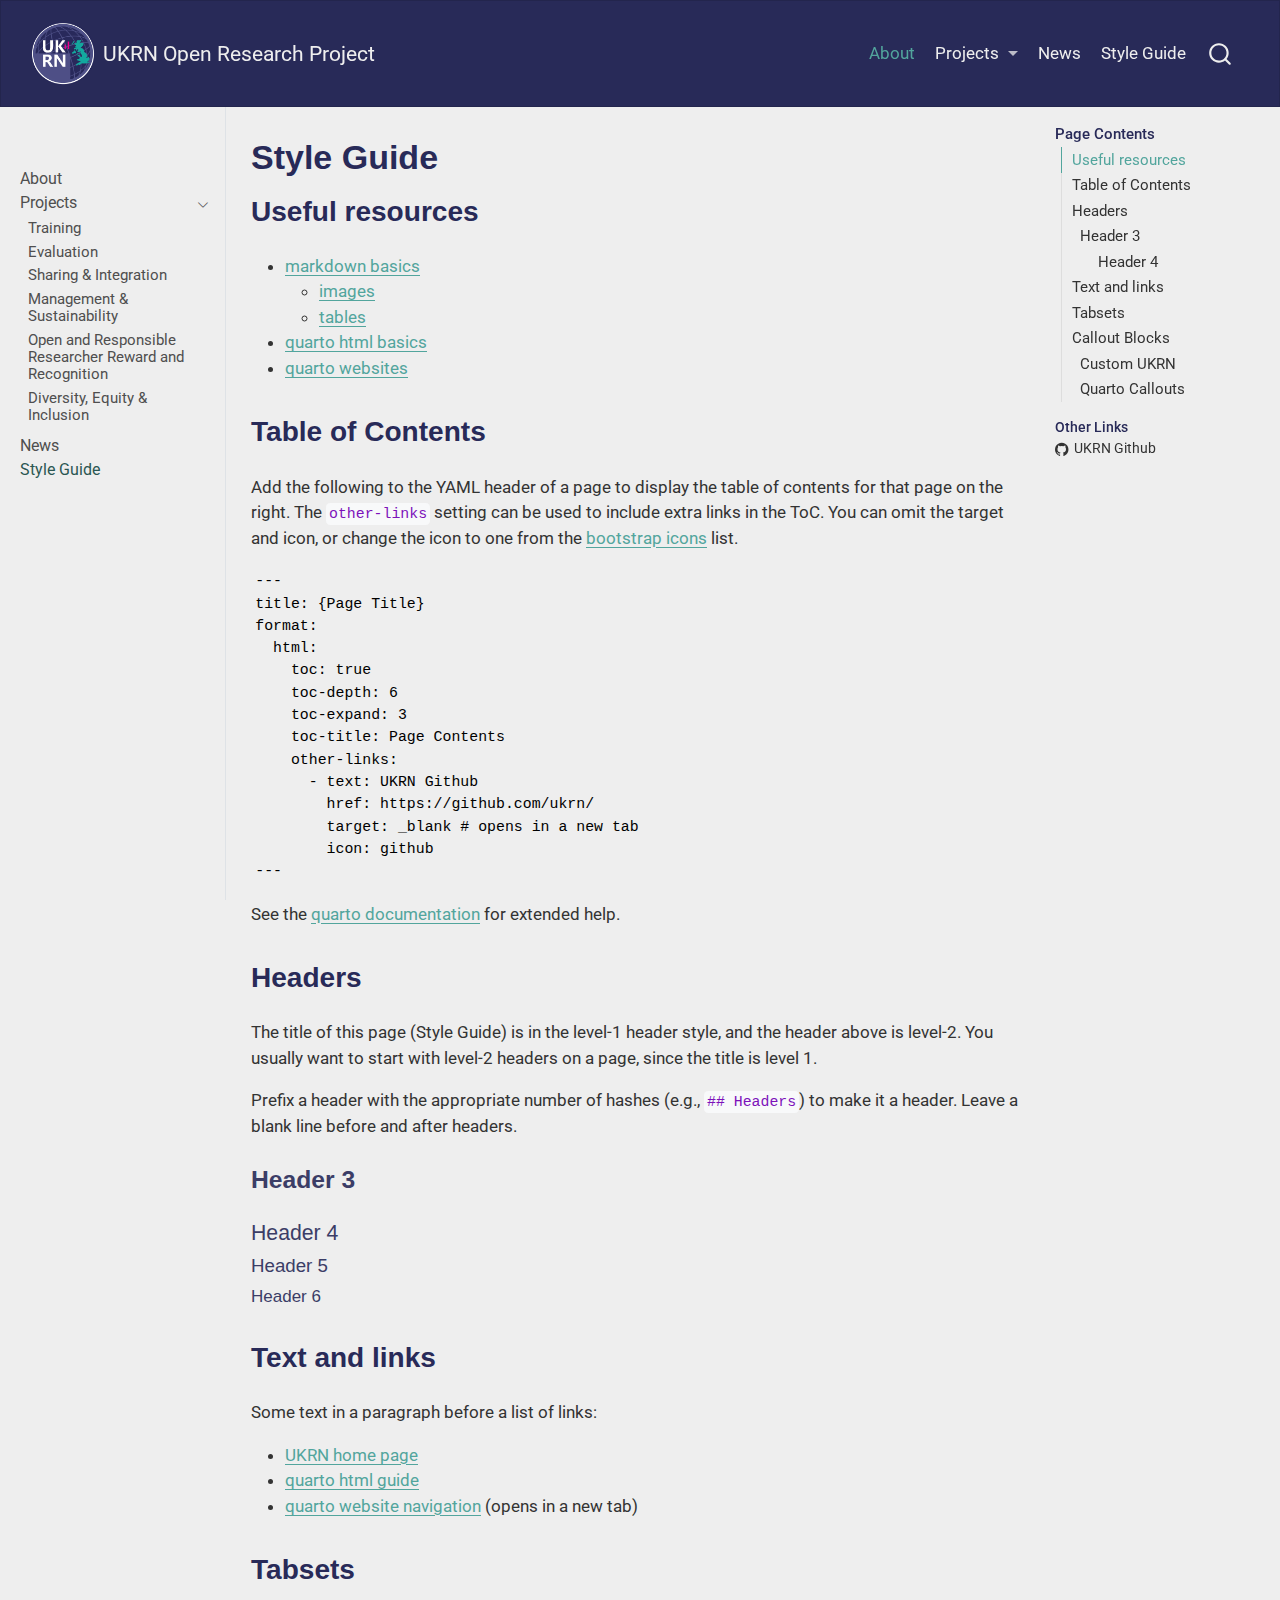
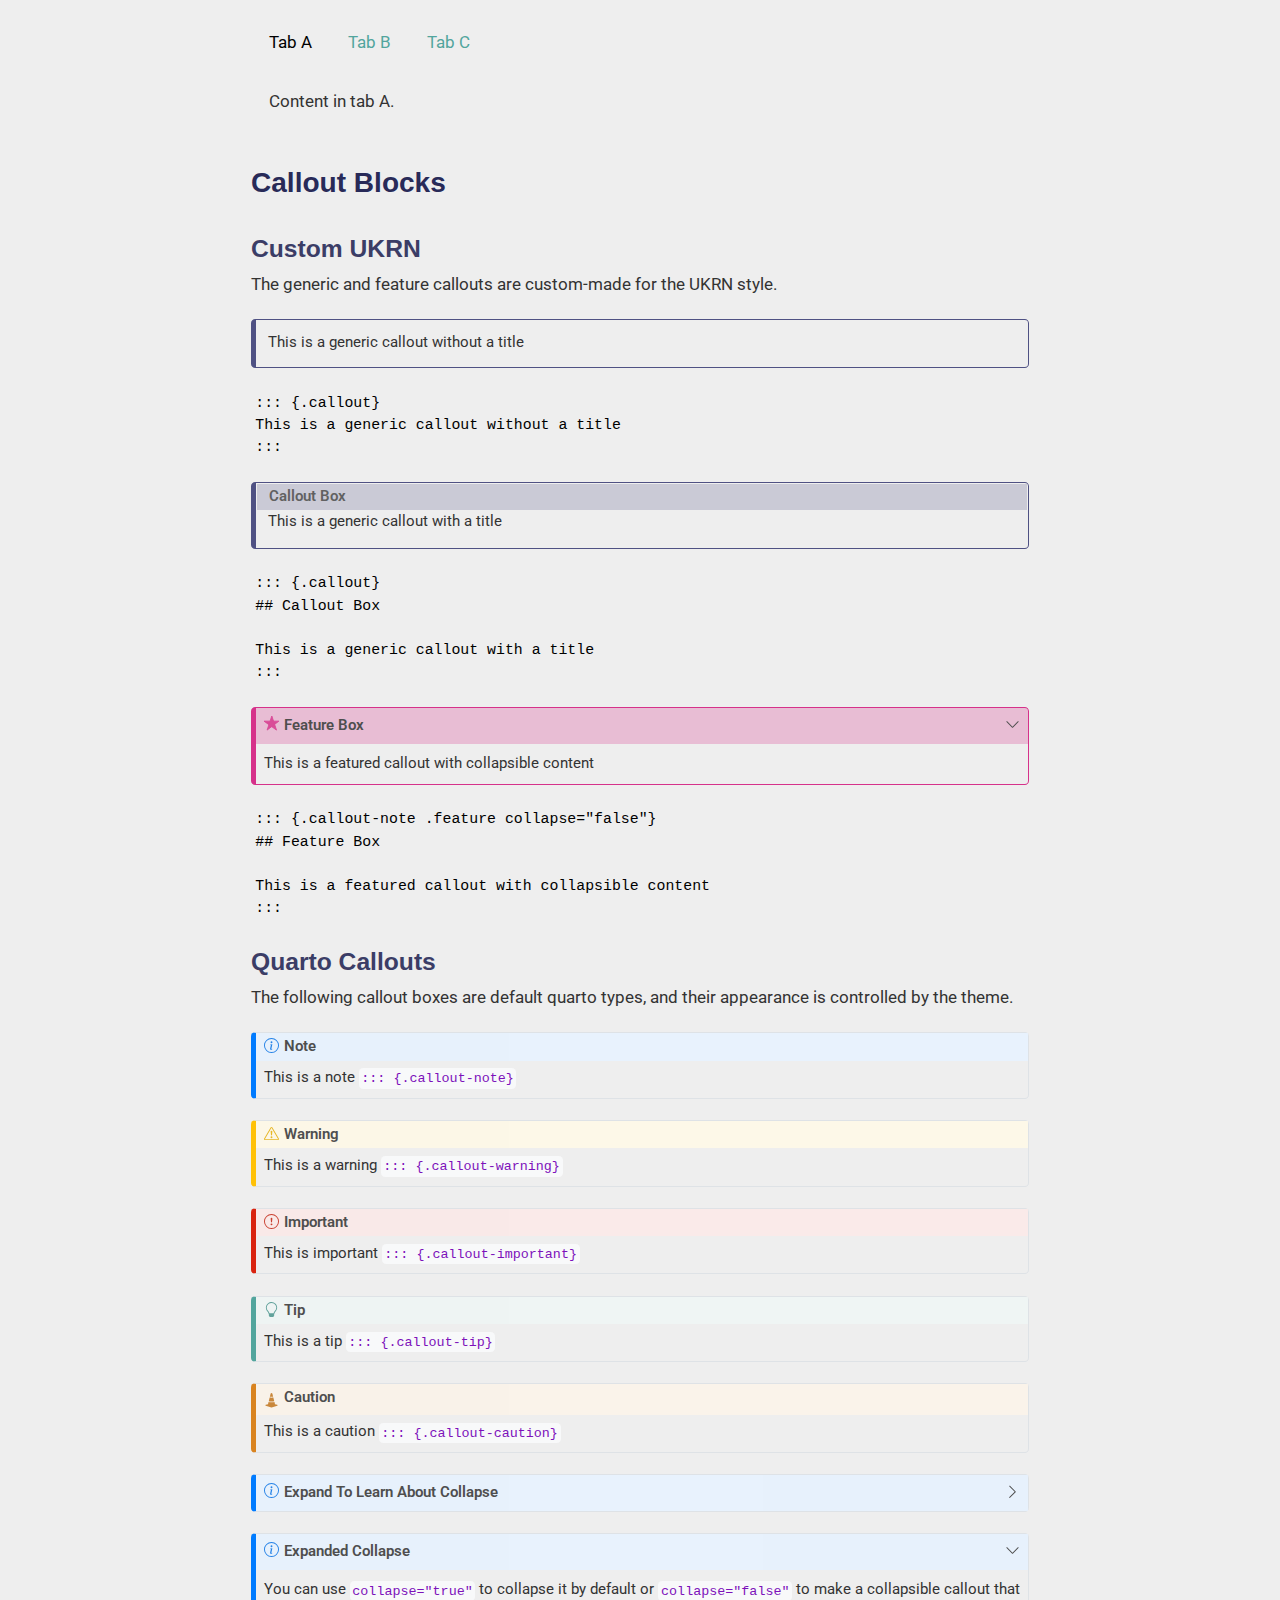
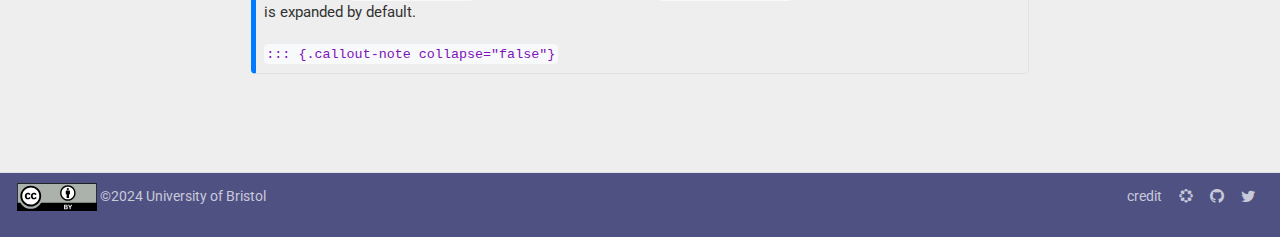
<file: docs/demo.html>
<!DOCTYPE html>
<html xmlns="http://www.w3.org/1999/xhtml" lang="en" xml:lang="en"><head>

<meta charset="utf-8">
<meta name="generator" content="quarto-1.4.553">

<meta name="viewport" content="width=device-width, initial-scale=1.0, user-scalable=yes">


<title>UKRN Open Research Project - Style Guide</title>
<style>
code{white-space: pre-wrap;}
span.smallcaps{font-variant: small-caps;}
div.columns{display: flex; gap: min(4vw, 1.5em);}
div.column{flex: auto; overflow-x: auto;}
div.hanging-indent{margin-left: 1.5em; text-indent: -1.5em;}
ul.task-list{list-style: none;}
ul.task-list li input[type="checkbox"] {
  width: 0.8em;
  margin: 0 0.8em 0.2em -1em; /* quarto-specific, see https://github.com/quarto-dev/quarto-cli/issues/4556 */ 
  vertical-align: middle;
}
</style>


<script src="site_libs/quarto-nav/quarto-nav.js"></script>
<script src="site_libs/quarto-nav/headroom.min.js"></script>
<script src="site_libs/clipboard/clipboard.min.js"></script>
<script src="site_libs/quarto-search/autocomplete.umd.js"></script>
<script src="site_libs/quarto-search/fuse.min.js"></script>
<script src="site_libs/quarto-search/quarto-search.js"></script>
<meta name="quarto:offset" content="./">
<link href="./images/favicon.ico" rel="icon">
<script src="site_libs/quarto-html/quarto.js"></script>
<script src="site_libs/quarto-html/popper.min.js"></script>
<script src="site_libs/quarto-html/tippy.umd.min.js"></script>
<script src="site_libs/quarto-html/anchor.min.js"></script>
<link href="site_libs/quarto-html/tippy.css" rel="stylesheet">
<link href="site_libs/quarto-html/quarto-syntax-highlighting.css" rel="stylesheet" id="quarto-text-highlighting-styles">
<script src="site_libs/bootstrap/bootstrap.min.js"></script>
<link href="site_libs/bootstrap/bootstrap-icons.css" rel="stylesheet">
<link href="site_libs/bootstrap/bootstrap.min.css" rel="stylesheet" id="quarto-bootstrap" data-mode="light">
<link href="site_libs/quarto-contrib/academicons-1.9.2/all.css" rel="stylesheet">
<link href="site_libs/quarto-contrib/academicons-1.9.2/size.css" rel="stylesheet">
<script id="quarto-search-options" type="application/json">{
  "location": "navbar",
  "copy-button": false,
  "collapse-after": 3,
  "panel-placement": "end",
  "type": "overlay",
  "limit": 50,
  "keyboard-shortcut": [
    "f",
    "/",
    "s"
  ],
  "show-item-context": false,
  "language": {
    "search-no-results-text": "No results",
    "search-matching-documents-text": "matching documents",
    "search-copy-link-title": "Copy link to search",
    "search-hide-matches-text": "Hide additional matches",
    "search-more-match-text": "more match in this document",
    "search-more-matches-text": "more matches in this document",
    "search-clear-button-title": "Clear",
    "search-text-placeholder": "",
    "search-detached-cancel-button-title": "Cancel",
    "search-submit-button-title": "Submit",
    "search-label": "Search"
  }
}</script>


</head>

<body class="nav-sidebar docked nav-fixed">

<div id="quarto-search-results"></div>
  <header id="quarto-header" class="headroom fixed-top">
    <nav class="navbar navbar-expand-lg " data-bs-theme="dark">
      <div class="navbar-container container-fluid">
      <div class="navbar-brand-container mx-auto">
    <a href="./index.html" class="navbar-brand navbar-brand-logo">
    <img src="./images/logo.png" alt="Globe with UKRN and big pink UK" class="navbar-logo">
    </a>
    <a class="navbar-brand" href="./index.html">
    <span class="navbar-title">UKRN Open Research Project</span>
    </a>
  </div>
            <div id="quarto-search" class="" title="Search"></div>
          <button class="navbar-toggler" type="button" data-bs-toggle="collapse" data-bs-target="#navbarCollapse" aria-controls="navbarCollapse" aria-expanded="false" aria-label="Toggle navigation" onclick="if (window.quartoToggleHeadroom) { window.quartoToggleHeadroom(); }">
  <span class="navbar-toggler-icon"></span>
</button>
          <div class="collapse navbar-collapse" id="navbarCollapse">
            <ul class="navbar-nav navbar-nav-scroll ms-auto">
  <li class="nav-item">
    <a class="nav-link active" href="./about.html" aria-current="page"> 
<span class="menu-text">About</span></a>
  </li>  
  <li class="nav-item dropdown ">
    <a class="nav-link dropdown-toggle" href="#" id="nav-menu-projects" role="button" data-bs-toggle="dropdown" aria-expanded="false">
 <span class="menu-text">Projects</span>
    </a>
    <ul class="dropdown-menu dropdown-menu-end" aria-labelledby="nav-menu-projects">    
        <li>
    <a class="dropdown-item" href="./projects/training.html">
 <span class="dropdown-text">Training</span></a>
  </li>  
        <li>
    <a class="dropdown-item" href="./projects/evaluation.html">
 <span class="dropdown-text">Evaluation</span></a>
  </li>  
        <li>
    <a class="dropdown-item" href="./projects/sharing.html">
 <span class="dropdown-text">Sharing &amp; Integration</span></a>
  </li>  
        <li>
    <a class="dropdown-item" href="./projects/management.html">
 <span class="dropdown-text">Management &amp; Sustainability</span></a>
  </li>  
        <li>
    <a class="dropdown-item" href="./projects/recognition.html">
 <span class="dropdown-text">Open and Responsible Researcher Reward and Recognition</span></a>
  </li>  
        <li>
    <a class="dropdown-item" href="./projects/dei.html">
 <span class="dropdown-text">Diversity, Equity &amp; Inclusion</span></a>
  </li>  
    </ul>
  </li>
  <li class="nav-item">
    <a class="nav-link" href="./news.html"> 
<span class="menu-text">News</span></a>
  </li>  
  <li class="nav-item">
    <a class="nav-link" href="./demo.html"> 
<span class="menu-text">Style Guide</span></a>
  </li>  
</ul>
          </div> <!-- /navcollapse -->
          <div class="quarto-navbar-tools">
</div>
      </div> <!-- /container-fluid -->
    </nav>
  <nav class="quarto-secondary-nav">
    <div class="container-fluid d-flex">
      <button type="button" class="quarto-btn-toggle btn" data-bs-toggle="collapse" data-bs-target=".quarto-sidebar-collapse-item" aria-controls="quarto-sidebar" aria-expanded="false" aria-label="Toggle sidebar navigation" onclick="if (window.quartoToggleHeadroom) { window.quartoToggleHeadroom(); }">
        <i class="bi bi-layout-text-sidebar-reverse"></i>
      </button>
        <nav class="quarto-page-breadcrumbs" aria-label="breadcrumb"><ol class="breadcrumb"><li class="breadcrumb-item"><a href="./demo.html">Style Guide</a></li></ol></nav>
        <a class="flex-grow-1" role="button" data-bs-toggle="collapse" data-bs-target=".quarto-sidebar-collapse-item" aria-controls="quarto-sidebar" aria-expanded="false" aria-label="Toggle sidebar navigation" onclick="if (window.quartoToggleHeadroom) { window.quartoToggleHeadroom(); }">      
        </a>
      <button type="button" class="btn quarto-search-button" aria-label="" onclick="window.quartoOpenSearch();">
        <i class="bi bi-search"></i>
      </button>
    </div>
  </nav>
</header>
<!-- content -->
<div id="quarto-content" class="quarto-container page-columns page-rows-contents page-layout-article page-navbar">
<!-- sidebar -->
  <nav id="quarto-sidebar" class="sidebar collapse collapse-horizontal quarto-sidebar-collapse-item sidebar-navigation docked overflow-auto">
        <div class="mt-2 flex-shrink-0 align-items-center">
        <div class="sidebar-search">
        <div id="quarto-search" class="" title="Search"></div>
        </div>
        </div>
    <div class="sidebar-menu-container"> 
    <ul class="list-unstyled mt-1">
        <li class="sidebar-item">
  <div class="sidebar-item-container"> 
  <a href="./about.html" class="sidebar-item-text sidebar-link">
 <span class="menu-text">About</span></a>
  </div>
</li>
        <li class="sidebar-item sidebar-item-section">
      <div class="sidebar-item-container"> 
            <a href="./projects.html" class="sidebar-item-text sidebar-link">
 <span class="menu-text">Projects</span></a>
          <a class="sidebar-item-toggle text-start" data-bs-toggle="collapse" data-bs-target="#quarto-sidebar-section-1" aria-expanded="true" aria-label="Toggle section">
            <i class="bi bi-chevron-right ms-2"></i>
          </a> 
      </div>
      <ul id="quarto-sidebar-section-1" class="collapse list-unstyled sidebar-section depth1 show">  
          <li class="sidebar-item">
  <div class="sidebar-item-container"> 
  <a href="./projects/training.html" class="sidebar-item-text sidebar-link">
 <span class="menu-text">Training</span></a>
  </div>
</li>
          <li class="sidebar-item">
  <div class="sidebar-item-container"> 
  <a href="./projects/evaluation.html" class="sidebar-item-text sidebar-link">
 <span class="menu-text">Evaluation</span></a>
  </div>
</li>
          <li class="sidebar-item">
  <div class="sidebar-item-container"> 
  <a href="./projects/sharing.html" class="sidebar-item-text sidebar-link">
 <span class="menu-text">Sharing &amp; Integration</span></a>
  </div>
</li>
          <li class="sidebar-item">
  <div class="sidebar-item-container"> 
  <a href="./projects/management.html" class="sidebar-item-text sidebar-link">
 <span class="menu-text">Management &amp; Sustainability</span></a>
  </div>
</li>
          <li class="sidebar-item">
  <div class="sidebar-item-container"> 
  <a href="./projects/recognition.html" class="sidebar-item-text sidebar-link">
 <span class="menu-text">Open and Responsible Researcher Reward and Recognition</span></a>
  </div>
</li>
          <li class="sidebar-item">
  <div class="sidebar-item-container"> 
  <a href="./projects/dei.html" class="sidebar-item-text sidebar-link">
 <span class="menu-text">Diversity, Equity &amp; Inclusion</span></a>
  </div>
</li>
      </ul>
  </li>
        <li class="sidebar-item">
  <div class="sidebar-item-container"> 
  <a href="./news.html" class="sidebar-item-text sidebar-link">
 <span class="menu-text">News</span></a>
  </div>
</li>
        <li class="sidebar-item">
  <div class="sidebar-item-container"> 
  <a href="./demo.html" class="sidebar-item-text sidebar-link active">
 <span class="menu-text">Style Guide</span></a>
  </div>
</li>
    </ul>
    </div>
</nav>
<div id="quarto-sidebar-glass" class="quarto-sidebar-collapse-item" data-bs-toggle="collapse" data-bs-target=".quarto-sidebar-collapse-item"></div>
<!-- margin-sidebar -->
    <div id="quarto-margin-sidebar" class="sidebar margin-sidebar">
        <nav id="TOC" role="doc-toc" class="toc-active" data-toc-expanded="3">
    <h2 id="toc-title">Page Contents</h2>
   
  <ul>
  <li><a href="#useful-resources" id="toc-useful-resources" class="nav-link active" data-scroll-target="#useful-resources">Useful resources</a></li>
  <li><a href="#table-of-contents" id="toc-table-of-contents" class="nav-link" data-scroll-target="#table-of-contents">Table of Contents</a></li>
  <li><a href="#headers" id="toc-headers" class="nav-link" data-scroll-target="#headers">Headers</a>
  <ul>
  <li><a href="#header-3" id="toc-header-3" class="nav-link" data-scroll-target="#header-3">Header 3</a>
  <ul>
  <li><a href="#header-4" id="toc-header-4" class="nav-link" data-scroll-target="#header-4">Header 4</a>
  <ul>
  <li><a href="#header-5" id="toc-header-5" class="nav-link" data-scroll-target="#header-5">Header 5</a>
  <ul class="collapse">
  <li><a href="#header-6" id="toc-header-6" class="nav-link" data-scroll-target="#header-6">Header 6</a></li>
  </ul></li>
  </ul></li>
  </ul></li>
  </ul></li>
  <li><a href="#text-and-links" id="toc-text-and-links" class="nav-link" data-scroll-target="#text-and-links">Text and links</a></li>
  <li><a href="#tabsets" id="toc-tabsets" class="nav-link" data-scroll-target="#tabsets">Tabsets</a></li>
  <li><a href="#callout-blocks" id="toc-callout-blocks" class="nav-link" data-scroll-target="#callout-blocks">Callout Blocks</a>
  <ul>
  <li><a href="#custom-ukrn" id="toc-custom-ukrn" class="nav-link" data-scroll-target="#custom-ukrn">Custom UKRN</a></li>
  <li><a href="#quarto-callouts" id="toc-quarto-callouts" class="nav-link" data-scroll-target="#quarto-callouts">Quarto Callouts</a></li>
  </ul></li>
  </ul>
<div class="quarto-other-links"><h2>Other Links</h2><ul><li><a href="https://github.com/ukrn/" target="_blank"><i class="bi bi-github"></i>UKRN Github</a></li></ul></div></nav>
    </div>
<!-- main -->
<main class="content" id="quarto-document-content">

<header id="title-block-header" class="quarto-title-block default">
<div class="quarto-title">
<h1 class="title">Style Guide</h1>
</div>



<div class="quarto-title-meta">

    
  
    
  </div>
  


</header>


<section id="useful-resources" class="level2">
<h2 class="anchored" data-anchor-id="useful-resources">Useful resources</h2>
<ul>
<li><a href="https://quarto.org/docs/authoring/markdown-basics.html" target="_blank">markdown basics</a>
<ul>
<li><a href="https://quarto.org/docs/authoring/figures.html" target="_blank">images</a></li>
<li><a href="https://quarto.org/docs/authoring/tables.html" target="_blank">tables</a></li>
</ul></li>
<li><a href="https://quarto.org/docs/output-formats/html-basics.html" target="_blank">quarto html basics</a></li>
<li><a href="https://quarto.org/docs/websites/" target="_blank">quarto websites</a></li>
</ul>
</section>
<section id="table-of-contents" class="level2">
<h2 class="anchored" data-anchor-id="table-of-contents">Table of Contents</h2>
<p>Add the following to the YAML header of a page to display the table of contents for that page on the right. The <code>other-links</code> setting can be used to include extra links in the ToC. You can omit the target and icon, or change the icon to one from the <a href="https://icons.getbootstrap.com/">bootstrap icons</a> list.</p>
<pre><code>---
title: {Page Title}
format:
  html:
    toc: true
    toc-depth: 6
    toc-expand: 3
    toc-title: Page Contents
    other-links:
      - text: UKRN Github
        href: https://github.com/ukrn/
        target: _blank # opens in a new tab
        icon: github
---</code></pre>
<p>See the <a href="https://quarto.org/docs/output-formats/html-basics.html#table-of-contents_">quarto documentation</a> for extended help.</p>
</section>
<section id="headers" class="level2">
<h2 class="anchored" data-anchor-id="headers">Headers</h2>
<p>The title of this page (Style Guide) is in the level-1 header style, and the header above is level-2. You usually want to start with level-2 headers on a page, since the title is level 1.</p>
<p>Prefix a header with the appropriate number of hashes (e.g., <code>## Headers</code>) to make it a header. Leave a blank line before and after headers.</p>
<section id="header-3" class="level3">
<h3 class="anchored" data-anchor-id="header-3">Header 3</h3>
<section id="header-4" class="level4">
<h4 class="anchored" data-anchor-id="header-4">Header 4</h4>
<section id="header-5" class="level5">
<h5 class="anchored" data-anchor-id="header-5">Header 5</h5>
<section id="header-6" class="level6">
<h6 class="anchored" data-anchor-id="header-6">Header 6</h6>
</section>
</section>
</section>
</section>
</section>
<section id="text-and-links" class="level2">
<h2 class="anchored" data-anchor-id="text-and-links">Text and links</h2>
<p>Some text in a paragraph before a list of links:</p>
<ul>
<li><a href="https://ukrn.org">UKRN home page</a></li>
<li><a href="https://quarto.org/docs/output-formats/html-basics.html">quarto html guide</a></li>
<li><a href="https://quarto.org/docs/websites/website-navigation.html" target="_blank">quarto website navigation</a> (opens in a new tab)</li>
</ul>
</section>
<section id="tabsets" class="level2">
<h2 class="anchored" data-anchor-id="tabsets">Tabsets</h2>
<div class="tabset-margin-container"></div><div class="panel-tabset">
<ul class="nav nav-tabs" role="tablist"><li class="nav-item" role="presentation"><a class="nav-link active" id="tabset-1-1-tab" data-bs-toggle="tab" data-bs-target="#tabset-1-1" role="tab" aria-controls="tabset-1-1" aria-selected="true">Tab A</a></li><li class="nav-item" role="presentation"><a class="nav-link" id="tabset-1-2-tab" data-bs-toggle="tab" data-bs-target="#tabset-1-2" role="tab" aria-controls="tabset-1-2" aria-selected="false">Tab B</a></li><li class="nav-item" role="presentation"><a class="nav-link" id="tabset-1-3-tab" data-bs-toggle="tab" data-bs-target="#tabset-1-3" role="tab" aria-controls="tabset-1-3" aria-selected="false">Tab C</a></li></ul>
<div class="tab-content">
<div id="tabset-1-1" class="tab-pane active" role="tabpanel" aria-labelledby="tabset-1-1-tab">
<p>Content in tab A.</p>
</div>
<div id="tabset-1-2" class="tab-pane" role="tabpanel" aria-labelledby="tabset-1-2-tab">
<p>Content in tab B.</p>
</div>
<div id="tabset-1-3" class="tab-pane" role="tabpanel" aria-labelledby="tabset-1-3-tab">
<p>Content in tab C.</p>
</div>
</div>
</div>
</section>
<section id="callout-blocks" class="level2">
<h2 class="anchored" data-anchor-id="callout-blocks">Callout Blocks</h2>
<section id="custom-ukrn" class="level3">
<h3 class="anchored" data-anchor-id="custom-ukrn">Custom UKRN</h3>
<p>The generic and feature callouts are custom-made for the UKRN style.</p>
<div class="callout callout-style-simple callout-none no-icon">
<div class="callout-body d-flex">
<div class="callout-icon-container">
<i class="callout-icon no-icon"></i>
</div>
<div class="callout-body-container">
<p>This is a generic callout without a title</p>
</div>
</div>
</div>
<pre><code>::: {.callout}
This is a generic callout without a title
:::</code></pre>
<div class="callout callout-style-simple callout-none no-icon callout-titled">
<div class="callout-header d-flex align-content-center">
<div class="callout-icon-container">
<i class="callout-icon no-icon"></i>
</div>
<div class="callout-title-container flex-fill">
Callout Box
</div>
</div>
<div class="callout-body-container callout-body">
<p>This is a generic callout with a title</p>
</div>
</div>
<pre><code>::: {.callout}
## Callout Box 

This is a generic callout with a title
:::</code></pre>
<div class="feature callout callout-style-default callout-note callout-titled">
<div class="callout-header d-flex align-content-center" data-bs-toggle="collapse" data-bs-target=".callout-2-contents" aria-controls="callout-2" aria-expanded="true" aria-label="Toggle callout">
<div class="callout-icon-container">
<i class="callout-icon"></i>
</div>
<div class="callout-title-container flex-fill">
Feature Box
</div>
<div class="callout-btn-toggle d-inline-block border-0 py-1 ps-1 pe-0 float-end"><i class="callout-toggle"></i></div>
</div>
<div id="callout-2" class="callout-2-contents callout-collapse collapse show">
<div class="callout-body-container callout-body">
<p>This is a featured callout with collapsible content</p>
</div>
</div>
</div>
<pre><code>::: {.callout-note .feature collapse="false"}
## Feature Box 

This is a featured callout with collapsible content
:::</code></pre>
</section>
<section id="quarto-callouts" class="level3">
<h3 class="anchored" data-anchor-id="quarto-callouts">Quarto Callouts</h3>
<p>The following callout boxes are default quarto types, and their appearance is controlled by the theme.</p>
<div class="callout callout-style-default callout-note callout-titled">
<div class="callout-header d-flex align-content-center">
<div class="callout-icon-container">
<i class="callout-icon"></i>
</div>
<div class="callout-title-container flex-fill">
Note
</div>
</div>
<div class="callout-body-container callout-body">
<p>This is a note <code>::: {.callout-note}</code></p>
</div>
</div>
<div class="callout callout-style-default callout-warning callout-titled">
<div class="callout-header d-flex align-content-center">
<div class="callout-icon-container">
<i class="callout-icon"></i>
</div>
<div class="callout-title-container flex-fill">
Warning
</div>
</div>
<div class="callout-body-container callout-body">
<p>This is a warning <code>::: {.callout-warning}</code></p>
</div>
</div>
<div class="callout callout-style-default callout-important callout-titled">
<div class="callout-header d-flex align-content-center">
<div class="callout-icon-container">
<i class="callout-icon"></i>
</div>
<div class="callout-title-container flex-fill">
Important
</div>
</div>
<div class="callout-body-container callout-body">
<p>This is important <code>::: {.callout-important}</code></p>
</div>
</div>
<div class="callout callout-style-default callout-tip callout-titled">
<div class="callout-header d-flex align-content-center">
<div class="callout-icon-container">
<i class="callout-icon"></i>
</div>
<div class="callout-title-container flex-fill">
Tip
</div>
</div>
<div class="callout-body-container callout-body">
<p>This is a tip <code>::: {.callout-tip}</code></p>
</div>
</div>
<div class="callout callout-style-default callout-caution callout-titled">
<div class="callout-header d-flex align-content-center">
<div class="callout-icon-container">
<i class="callout-icon"></i>
</div>
<div class="callout-title-container flex-fill">
Caution
</div>
</div>
<div class="callout-body-container callout-body">
<p>This is a caution <code>::: {.callout-caution}</code></p>
</div>
</div>
<div class="callout callout-style-default callout-note callout-titled">
<div class="callout-header d-flex align-content-center" data-bs-toggle="collapse" data-bs-target=".callout-8-contents" aria-controls="callout-8" aria-expanded="false" aria-label="Toggle callout">
<div class="callout-icon-container">
<i class="callout-icon"></i>
</div>
<div class="callout-title-container flex-fill">
Expand To Learn About Collapse
</div>
<div class="callout-btn-toggle d-inline-block border-0 py-1 ps-1 pe-0 float-end"><i class="callout-toggle"></i></div>
</div>
<div id="callout-8" class="callout-8-contents callout-collapse collapse">
<div class="callout-body-container callout-body">
<p>This is an example of a ‘folded’ note callout that can be expanded by the user.</p>
<p><code>::: {.callout-note collapse="true"}</code></p>
</div>
</div>
</div>
<div class="callout callout-style-default callout-note callout-titled">
<div class="callout-header d-flex align-content-center" data-bs-toggle="collapse" data-bs-target=".callout-9-contents" aria-controls="callout-9" aria-expanded="true" aria-label="Toggle callout">
<div class="callout-icon-container">
<i class="callout-icon"></i>
</div>
<div class="callout-title-container flex-fill">
Expanded Collapse
</div>
<div class="callout-btn-toggle d-inline-block border-0 py-1 ps-1 pe-0 float-end"><i class="callout-toggle"></i></div>
</div>
<div id="callout-9" class="callout-9-contents callout-collapse collapse show">
<div class="callout-body-container callout-body">
<p>You can use <code>collapse="true"</code> to collapse it by default or <code>collapse="false"</code> to make a collapsible callout that is expanded by default.</p>
<p><code>::: {.callout-note collapse="false"}</code></p>
</div>
</div>
</div>


</section>
</section>

</main> <!-- /main -->
<script id="quarto-html-after-body" type="application/javascript">
window.document.addEventListener("DOMContentLoaded", function (event) {
  const toggleBodyColorMode = (bsSheetEl) => {
    const mode = bsSheetEl.getAttribute("data-mode");
    const bodyEl = window.document.querySelector("body");
    if (mode === "dark") {
      bodyEl.classList.add("quarto-dark");
      bodyEl.classList.remove("quarto-light");
    } else {
      bodyEl.classList.add("quarto-light");
      bodyEl.classList.remove("quarto-dark");
    }
  }
  const toggleBodyColorPrimary = () => {
    const bsSheetEl = window.document.querySelector("link#quarto-bootstrap");
    if (bsSheetEl) {
      toggleBodyColorMode(bsSheetEl);
    }
  }
  toggleBodyColorPrimary();  
  const icon = "";
  const anchorJS = new window.AnchorJS();
  anchorJS.options = {
    placement: 'right',
    icon: icon
  };
  anchorJS.add('.anchored');
  const isCodeAnnotation = (el) => {
    for (const clz of el.classList) {
      if (clz.startsWith('code-annotation-')) {                     
        return true;
      }
    }
    return false;
  }
  const clipboard = new window.ClipboardJS('.code-copy-button', {
    text: function(trigger) {
      const codeEl = trigger.previousElementSibling.cloneNode(true);
      for (const childEl of codeEl.children) {
        if (isCodeAnnotation(childEl)) {
          childEl.remove();
        }
      }
      return codeEl.innerText;
    }
  });
  clipboard.on('success', function(e) {
    // button target
    const button = e.trigger;
    // don't keep focus
    button.blur();
    // flash "checked"
    button.classList.add('code-copy-button-checked');
    var currentTitle = button.getAttribute("title");
    button.setAttribute("title", "Copied!");
    let tooltip;
    if (window.bootstrap) {
      button.setAttribute("data-bs-toggle", "tooltip");
      button.setAttribute("data-bs-placement", "left");
      button.setAttribute("data-bs-title", "Copied!");
      tooltip = new bootstrap.Tooltip(button, 
        { trigger: "manual", 
          customClass: "code-copy-button-tooltip",
          offset: [0, -8]});
      tooltip.show();    
    }
    setTimeout(function() {
      if (tooltip) {
        tooltip.hide();
        button.removeAttribute("data-bs-title");
        button.removeAttribute("data-bs-toggle");
        button.removeAttribute("data-bs-placement");
      }
      button.setAttribute("title", currentTitle);
      button.classList.remove('code-copy-button-checked');
    }, 1000);
    // clear code selection
    e.clearSelection();
  });
    var localhostRegex = new RegExp(/^(?:http|https):\/\/localhost\:?[0-9]*\//);
    var mailtoRegex = new RegExp(/^mailto:/);
      var filterRegex = new RegExp("https:\/\/UKRN\.github\.io\/OR-demo");
    var isInternal = (href) => {
        return filterRegex.test(href) || localhostRegex.test(href) || mailtoRegex.test(href);
    }
    // Inspect non-navigation links and adorn them if external
 	var links = window.document.querySelectorAll('a[href]:not(.nav-link):not(.navbar-brand):not(.toc-action):not(.sidebar-link):not(.sidebar-item-toggle):not(.pagination-link):not(.no-external):not([aria-hidden]):not(.dropdown-item):not(.quarto-navigation-tool)');
    for (var i=0; i<links.length; i++) {
      const link = links[i];
      if (!isInternal(link.href)) {
        // undo the damage that might have been done by quarto-nav.js in the case of
        // links that we want to consider external
        if (link.dataset.originalHref !== undefined) {
          link.href = link.dataset.originalHref;
        }
      }
    }
  function tippyHover(el, contentFn, onTriggerFn, onUntriggerFn) {
    const config = {
      allowHTML: true,
      maxWidth: 500,
      delay: 100,
      arrow: false,
      appendTo: function(el) {
          return el.parentElement;
      },
      interactive: true,
      interactiveBorder: 10,
      theme: 'quarto',
      placement: 'bottom-start',
    };
    if (contentFn) {
      config.content = contentFn;
    }
    if (onTriggerFn) {
      config.onTrigger = onTriggerFn;
    }
    if (onUntriggerFn) {
      config.onUntrigger = onUntriggerFn;
    }
    window.tippy(el, config); 
  }
  const noterefs = window.document.querySelectorAll('a[role="doc-noteref"]');
  for (var i=0; i<noterefs.length; i++) {
    const ref = noterefs[i];
    tippyHover(ref, function() {
      // use id or data attribute instead here
      let href = ref.getAttribute('data-footnote-href') || ref.getAttribute('href');
      try { href = new URL(href).hash; } catch {}
      const id = href.replace(/^#\/?/, "");
      const note = window.document.getElementById(id);
      if (note) {
        return note.innerHTML;
      } else {
        return "";
      }
    });
  }
  const xrefs = window.document.querySelectorAll('a.quarto-xref');
  const processXRef = (id, note) => {
    // Strip column container classes
    const stripColumnClz = (el) => {
      el.classList.remove("page-full", "page-columns");
      if (el.children) {
        for (const child of el.children) {
          stripColumnClz(child);
        }
      }
    }
    stripColumnClz(note)
    if (id === null || id.startsWith('sec-')) {
      // Special case sections, only their first couple elements
      const container = document.createElement("div");
      if (note.children && note.children.length > 2) {
        container.appendChild(note.children[0].cloneNode(true));
        for (let i = 1; i < note.children.length; i++) {
          const child = note.children[i];
          if (child.tagName === "P" && child.innerText === "") {
            continue;
          } else {
            container.appendChild(child.cloneNode(true));
            break;
          }
        }
        if (window.Quarto?.typesetMath) {
          window.Quarto.typesetMath(container);
        }
        return container.innerHTML
      } else {
        if (window.Quarto?.typesetMath) {
          window.Quarto.typesetMath(note);
        }
        return note.innerHTML;
      }
    } else {
      // Remove any anchor links if they are present
      const anchorLink = note.querySelector('a.anchorjs-link');
      if (anchorLink) {
        anchorLink.remove();
      }
      if (window.Quarto?.typesetMath) {
        window.Quarto.typesetMath(note);
      }
      // TODO in 1.5, we should make sure this works without a callout special case
      if (note.classList.contains("callout")) {
        return note.outerHTML;
      } else {
        return note.innerHTML;
      }
    }
  }
  for (var i=0; i<xrefs.length; i++) {
    const xref = xrefs[i];
    tippyHover(xref, undefined, function(instance) {
      instance.disable();
      let url = xref.getAttribute('href');
      let hash = undefined; 
      if (url.startsWith('#')) {
        hash = url;
      } else {
        try { hash = new URL(url).hash; } catch {}
      }
      if (hash) {
        const id = hash.replace(/^#\/?/, "");
        const note = window.document.getElementById(id);
        if (note !== null) {
          try {
            const html = processXRef(id, note.cloneNode(true));
            instance.setContent(html);
          } finally {
            instance.enable();
            instance.show();
          }
        } else {
          // See if we can fetch this
          fetch(url.split('#')[0])
          .then(res => res.text())
          .then(html => {
            const parser = new DOMParser();
            const htmlDoc = parser.parseFromString(html, "text/html");
            const note = htmlDoc.getElementById(id);
            if (note !== null) {
              const html = processXRef(id, note);
              instance.setContent(html);
            } 
          }).finally(() => {
            instance.enable();
            instance.show();
          });
        }
      } else {
        // See if we can fetch a full url (with no hash to target)
        // This is a special case and we should probably do some content thinning / targeting
        fetch(url)
        .then(res => res.text())
        .then(html => {
          const parser = new DOMParser();
          const htmlDoc = parser.parseFromString(html, "text/html");
          const note = htmlDoc.querySelector('main.content');
          if (note !== null) {
            // This should only happen for chapter cross references
            // (since there is no id in the URL)
            // remove the first header
            if (note.children.length > 0 && note.children[0].tagName === "HEADER") {
              note.children[0].remove();
            }
            const html = processXRef(null, note);
            instance.setContent(html);
          } 
        }).finally(() => {
          instance.enable();
          instance.show();
        });
      }
    }, function(instance) {
    });
  }
      let selectedAnnoteEl;
      const selectorForAnnotation = ( cell, annotation) => {
        let cellAttr = 'data-code-cell="' + cell + '"';
        let lineAttr = 'data-code-annotation="' +  annotation + '"';
        const selector = 'span[' + cellAttr + '][' + lineAttr + ']';
        return selector;
      }
      const selectCodeLines = (annoteEl) => {
        const doc = window.document;
        const targetCell = annoteEl.getAttribute("data-target-cell");
        const targetAnnotation = annoteEl.getAttribute("data-target-annotation");
        const annoteSpan = window.document.querySelector(selectorForAnnotation(targetCell, targetAnnotation));
        const lines = annoteSpan.getAttribute("data-code-lines").split(",");
        const lineIds = lines.map((line) => {
          return targetCell + "-" + line;
        })
        let top = null;
        let height = null;
        let parent = null;
        if (lineIds.length > 0) {
            //compute the position of the single el (top and bottom and make a div)
            const el = window.document.getElementById(lineIds[0]);
            top = el.offsetTop;
            height = el.offsetHeight;
            parent = el.parentElement.parentElement;
          if (lineIds.length > 1) {
            const lastEl = window.document.getElementById(lineIds[lineIds.length - 1]);
            const bottom = lastEl.offsetTop + lastEl.offsetHeight;
            height = bottom - top;
          }
          if (top !== null && height !== null && parent !== null) {
            // cook up a div (if necessary) and position it 
            let div = window.document.getElementById("code-annotation-line-highlight");
            if (div === null) {
              div = window.document.createElement("div");
              div.setAttribute("id", "code-annotation-line-highlight");
              div.style.position = 'absolute';
              parent.appendChild(div);
            }
            div.style.top = top - 2 + "px";
            div.style.height = height + 4 + "px";
            div.style.left = 0;
            let gutterDiv = window.document.getElementById("code-annotation-line-highlight-gutter");
            if (gutterDiv === null) {
              gutterDiv = window.document.createElement("div");
              gutterDiv.setAttribute("id", "code-annotation-line-highlight-gutter");
              gutterDiv.style.position = 'absolute';
              const codeCell = window.document.getElementById(targetCell);
              const gutter = codeCell.querySelector('.code-annotation-gutter');
              gutter.appendChild(gutterDiv);
            }
            gutterDiv.style.top = top - 2 + "px";
            gutterDiv.style.height = height + 4 + "px";
          }
          selectedAnnoteEl = annoteEl;
        }
      };
      const unselectCodeLines = () => {
        const elementsIds = ["code-annotation-line-highlight", "code-annotation-line-highlight-gutter"];
        elementsIds.forEach((elId) => {
          const div = window.document.getElementById(elId);
          if (div) {
            div.remove();
          }
        });
        selectedAnnoteEl = undefined;
      };
        // Handle positioning of the toggle
    window.addEventListener(
      "resize",
      throttle(() => {
        elRect = undefined;
        if (selectedAnnoteEl) {
          selectCodeLines(selectedAnnoteEl);
        }
      }, 10)
    );
    function throttle(fn, ms) {
    let throttle = false;
    let timer;
      return (...args) => {
        if(!throttle) { // first call gets through
            fn.apply(this, args);
            throttle = true;
        } else { // all the others get throttled
            if(timer) clearTimeout(timer); // cancel #2
            timer = setTimeout(() => {
              fn.apply(this, args);
              timer = throttle = false;
            }, ms);
        }
      };
    }
      // Attach click handler to the DT
      const annoteDls = window.document.querySelectorAll('dt[data-target-cell]');
      for (const annoteDlNode of annoteDls) {
        annoteDlNode.addEventListener('click', (event) => {
          const clickedEl = event.target;
          if (clickedEl !== selectedAnnoteEl) {
            unselectCodeLines();
            const activeEl = window.document.querySelector('dt[data-target-cell].code-annotation-active');
            if (activeEl) {
              activeEl.classList.remove('code-annotation-active');
            }
            selectCodeLines(clickedEl);
            clickedEl.classList.add('code-annotation-active');
          } else {
            // Unselect the line
            unselectCodeLines();
            clickedEl.classList.remove('code-annotation-active');
          }
        });
      }
  const findCites = (el) => {
    const parentEl = el.parentElement;
    if (parentEl) {
      const cites = parentEl.dataset.cites;
      if (cites) {
        return {
          el,
          cites: cites.split(' ')
        };
      } else {
        return findCites(el.parentElement)
      }
    } else {
      return undefined;
    }
  };
  var bibliorefs = window.document.querySelectorAll('a[role="doc-biblioref"]');
  for (var i=0; i<bibliorefs.length; i++) {
    const ref = bibliorefs[i];
    const citeInfo = findCites(ref);
    if (citeInfo) {
      tippyHover(citeInfo.el, function() {
        var popup = window.document.createElement('div');
        citeInfo.cites.forEach(function(cite) {
          var citeDiv = window.document.createElement('div');
          citeDiv.classList.add('hanging-indent');
          citeDiv.classList.add('csl-entry');
          var biblioDiv = window.document.getElementById('ref-' + cite);
          if (biblioDiv) {
            citeDiv.innerHTML = biblioDiv.innerHTML;
          }
          popup.appendChild(citeDiv);
        });
        return popup.innerHTML;
      });
    }
  }
});
</script>
</div> <!-- /content -->
<footer class="footer">
  <div class="nav-footer">
    <div class="nav-footer-left">
<p><img src="images/cc-by.svg" class="img-fluid"> ©2024 University of Bristol</p>
</div>   
    <div class="nav-footer-center">
      &nbsp;
    </div>
    <div class="nav-footer-right">
      <ul class="footer-items list-unstyled">
    <li class="nav-item">
    <a class="nav-link" href="./credit.html">
<p>credit</p>
</a>
  </li>  
    <li class="nav-item">
    <a class="nav-link" href="https://osf.io/x8j9q/">
<p><i class="ai  ai-osf ai-1x"></i></p>
</a>
  </li>  
    <li class="nav-item compact">
    <a class="nav-link" href="https://github.com/UKRN/OR-demo">
      <i class="bi bi-github" role="img" aria-label="GitHub">
</i> 
    </a>
  </li>  
    <li class="nav-item compact">
    <a class="nav-link" href="https://twitter.com/ukrepro">
      <i class="bi bi-twitter" role="img" aria-label="Twitter">
</i> 
    </a>
  </li>  
</ul>
    </div>
  </div>
</footer>




</body></html>
</file>
<file: docs/site_libs/quarto-html/tippy.css>
.tippy-box[data-animation=fade][data-state=hidden]{opacity:0}[data-tippy-root]{max-width:calc(100vw - 10px)}.tippy-box{position:relative;background-color:#333;color:#fff;border-radius:4px;font-size:14px;line-height:1.4;white-space:normal;outline:0;transition-property:transform,visibility,opacity}.tippy-box[data-placement^=top]>.tippy-arrow{bottom:0}.tippy-box[data-placement^=top]>.tippy-arrow:before{bottom:-7px;left:0;border-width:8px 8px 0;border-top-color:initial;transform-origin:center top}.tippy-box[data-placement^=bottom]>.tippy-arrow{top:0}.tippy-box[data-placement^=bottom]>.tippy-arrow:before{top:-7px;left:0;border-width:0 8px 8px;border-bottom-color:initial;transform-origin:center bottom}.tippy-box[data-placement^=left]>.tippy-arrow{right:0}.tippy-box[data-placement^=left]>.tippy-arrow:before{border-width:8px 0 8px 8px;border-left-color:initial;right:-7px;transform-origin:center left}.tippy-box[data-placement^=right]>.tippy-arrow{left:0}.tippy-box[data-placement^=right]>.tippy-arrow:before{left:-7px;border-width:8px 8px 8px 0;border-right-color:initial;transform-origin:center right}.tippy-box[data-inertia][data-state=visible]{transition-timing-function:cubic-bezier(.54,1.5,.38,1.11)}.tippy-arrow{width:16px;height:16px;color:#333}.tippy-arrow:before{content:"";position:absolute;border-color:transparent;border-style:solid}.tippy-content{position:relative;padding:5px 9px;z-index:1}
</file>
<file: docs/site_libs/quarto-html/quarto-syntax-highlighting.css>
/* quarto syntax highlight colors */
:root {
  --quarto-hl-ot-color: #003B4F;
  --quarto-hl-at-color: #657422;
  --quarto-hl-ss-color: #20794D;
  --quarto-hl-an-color: #5E5E5E;
  --quarto-hl-fu-color: #4758AB;
  --quarto-hl-st-color: #20794D;
  --quarto-hl-cf-color: #003B4F;
  --quarto-hl-op-color: #5E5E5E;
  --quarto-hl-er-color: #AD0000;
  --quarto-hl-bn-color: #AD0000;
  --quarto-hl-al-color: #AD0000;
  --quarto-hl-va-color: #111111;
  --quarto-hl-bu-color: inherit;
  --quarto-hl-ex-color: inherit;
  --quarto-hl-pp-color: #AD0000;
  --quarto-hl-in-color: #5E5E5E;
  --quarto-hl-vs-color: #20794D;
  --quarto-hl-wa-color: #5E5E5E;
  --quarto-hl-do-color: #5E5E5E;
  --quarto-hl-im-color: #00769E;
  --quarto-hl-ch-color: #20794D;
  --quarto-hl-dt-color: #AD0000;
  --quarto-hl-fl-color: #AD0000;
  --quarto-hl-co-color: #5E5E5E;
  --quarto-hl-cv-color: #5E5E5E;
  --quarto-hl-cn-color: #8f5902;
  --quarto-hl-sc-color: #5E5E5E;
  --quarto-hl-dv-color: #AD0000;
  --quarto-hl-kw-color: #003B4F;
}

/* other quarto variables */
:root {
  --quarto-font-monospace: SFMono-Regular, Menlo, Monaco, Consolas, "Liberation Mono", "Courier New", monospace;
}

pre > code.sourceCode > span {
  color: #003B4F;
}

code span {
  color: #003B4F;
}

code.sourceCode > span {
  color: #003B4F;
}

div.sourceCode,
div.sourceCode pre.sourceCode {
  color: #003B4F;
}

code span.ot {
  color: #003B4F;
  font-style: inherit;
}

code span.at {
  color: #657422;
  font-style: inherit;
}

code span.ss {
  color: #20794D;
  font-style: inherit;
}

code span.an {
  color: #5E5E5E;
  font-style: inherit;
}

code span.fu {
  color: #4758AB;
  font-style: inherit;
}

code span.st {
  color: #20794D;
  font-style: inherit;
}

code span.cf {
  color: #003B4F;
  font-style: inherit;
}

code span.op {
  color: #5E5E5E;
  font-style: inherit;
}

code span.er {
  color: #AD0000;
  font-style: inherit;
}

code span.bn {
  color: #AD0000;
  font-style: inherit;
}

code span.al {
  color: #AD0000;
  font-style: inherit;
}

code span.va {
  color: #111111;
  font-style: inherit;
}

code span.bu {
  font-style: inherit;
}

code span.ex {
  font-style: inherit;
}

code span.pp {
  color: #AD0000;
  font-style: inherit;
}

code span.in {
  color: #5E5E5E;
  font-style: inherit;
}

code span.vs {
  color: #20794D;
  font-style: inherit;
}

code span.wa {
  color: #5E5E5E;
  font-style: italic;
}

code span.do {
  color: #5E5E5E;
  font-style: italic;
}

code span.im {
  color: #00769E;
  font-style: inherit;
}

code span.ch {
  color: #20794D;
  font-style: inherit;
}

code span.dt {
  color: #AD0000;
  font-style: inherit;
}

code span.fl {
  color: #AD0000;
  font-style: inherit;
}

code span.co {
  color: #5E5E5E;
  font-style: inherit;
}

code span.cv {
  color: #5E5E5E;
  font-style: italic;
}

code span.cn {
  color: #8f5902;
  font-style: inherit;
}

code span.sc {
  color: #5E5E5E;
  font-style: inherit;
}

code span.dv {
  color: #AD0000;
  font-style: inherit;
}

code span.kw {
  color: #003B4F;
  font-style: inherit;
}

.prevent-inlining {
  content: "</";
}

/*# sourceMappingURL=debc5d5d77c3f9108843748ff7464032.css.map */
</file>
<file: docs/site_libs/quarto-contrib/academicons-1.9.2/all.css>
/*
 *  Academicons 1.9.4 by James Walsh (https://github.com/jpswalsh) and Katja Bercic (https://github.com/katjabercic)
 *  Fonts generated using FontForge - https://fontforge.org
 *  Square icons designed to be used alongside Font Awesome square icons - https://fortawesome.github.io/Font-Awesome/
 *  Licenses - Font: SIL OFL 1.1, CSS: MIT License
 */
@font-face {
  font-family: 'Academicons';
  font-style: normal;
  font-weight: 400;
  font-display: block;
  src: url('1e21o67/academicons.eot');
  src: url('1e21o67/academicons.eot') format('embedded-opentype'),
    url('1e21o67/academicons.ttf') format('truetype'),
    url('1e21o67/academicons.woff') format('woff'),
    url('1e21o67/academicons.svg') format('svg');
}

.ai {
  font-family: 'Academicons';
  font-weight: 400;
  -moz-osx-font-smoothing: grayscale;
  -webkit-font-smoothing: antialiased;
  display: inline-block;
  font-style: normal;
  font-variant: normal;
  text-rendering: auto;
  line-height: 1;
}

.ai-academia:before {
  content: "\e9af";
}

.ai-academia-square:before {
  content: "\e93d";
}

.ai-acclaim:before {
  content: "\e92e";
}

.ai-acclaim-square:before {
  content: "\e93a";
}

.ai-acm:before {
  content: "\e93c";
}

.ai-acm-square:before {
  content: "\e95d";
}

.ai-acmdl:before {
  content: "\e96a";
}

.ai-acmdl-square:before {
  content: "\e9d3";
}

.ai-ads:before {
  content: "\e9cb";
}

.ai-ads-square:before {
  content: "\e94a";
}

.ai-africarxiv:before {
  content: "\e91b";
}

.ai-africarxiv-square:before {
  content: "\e90b";
}

.ai-archive:before {
  content: "\e955";
}

.ai-archive-square:before {
  content: "\e956";
}

.ai-arxiv:before {
  content: "\e974";
}

.ai-arxiv-square:before {
  content: "\e9a6";
}

.ai-biorxiv:before {
  content: "\e9a2";
}

.ai-biorxiv-square:before {
  content: "\e98b";
}

.ai-ceur:before {
  content: "\e96d";
}

.ai-ceur-square:before {
  content: "\e92f";
}

.ai-ciencia-vitae:before {
  content: "\e912";
}

.ai-ciencia-vitae-square:before {
  content: "\e913";
}

.ai-clarivate:before {
  content: "\e924";
}

.ai-clarivate-square:before {
  content: "\e925";
}

.ai-closed-access:before {
  content: "\e942";
}

.ai-closed-access-square:before {
  content: "\e943";
}

.ai-conversation:before {
  content: "\e94c";
}

.ai-conversation-square:before {
  content: "\e915";
}

.ai-coursera:before {
  content: "\e95f";
}

.ai-coursera-square:before {
  content: "\e97f";
}

.ai-crossref:before {
  content: "\e918";
}

.ai-crossref-square:before {
  content: "\e919";
}

.ai-cv:before {
  content: "\e9a5";
}

.ai-cv-square:before {
  content: "\e90a";
}

.ai-datacite:before {
  content: "\e91c";
}

.ai-datacite-square:before {
  content: "\e91d";
}

.ai-dataverse:before {
  content: "\e9f7";
}

.ai-dataverse-square:before {
  content: "\e9e4";
}

.ai-dblp:before {
  content: "\e94f";
}

.ai-dblp-square:before {
  content: "\e93f";
}

.ai-depsy:before {
  content: "\e97a";
}

.ai-depsy-square:before {
  content: "\e94b";
}

.ai-doi:before {
  content: "\e97e";
}

.ai-doi-square:before {
  content: "\e98f";
}

.ai-dryad:before {
  content: "\e97c";
}

.ai-dryad-square:before {
  content: "\e98c";
}

.ai-elsevier:before {
  content: "\e961";
}

.ai-elsevier-square:before {
  content: "\e910";
}

.ai-figshare:before {
  content: "\e981";
}

.ai-figshare-square:before {
  content: "\e9e7";
}

.ai-google-scholar:before {
  content: "\e9d4";
}

.ai-google-scholar-square:before {
  content: "\e9f9";
}

.ai-hal:before {
  content: "\e92c";
}

.ai-hal-square:before {
  content: "\e92d";
}

.ai-hypothesis:before {
  content: "\e95a";
}

.ai-hypothesis-square:before {
  content: "\e95b";
}

.ai-ideas-repec:before {
  content: "\e9ed";
}

.ai-ideas-repec-square:before {
  content: "\e9f8";
}

.ai-ieee:before {
  content: "\e929";
}

.ai-ieee-square:before {
  content: "\e9b9";
}

.ai-impactstory:before {
  content: "\e9cf";
}

.ai-impactstory-square:before {
  content: "\e9aa";
}

.ai-inaturalist:before {
  content: "\e900";
}

.ai-inaturalist-square:before {
  content: "\e901";
}

.ai-inpn:before {
  content: "\e902";
}

.ai-inpn-square:before {
  content: "\e903";
}

.ai-inspire:before {
  content: "\e9e9";
}

.ai-inspire-square:before {
  content: "\e9fe";
}

.ai-isidore:before {
  content: "\e936";
}

.ai-isidore-square:before {
  content: "\e954";
}

.ai-isni:before {
  content: "\e957";
}

.ai-isni-square:before {
  content: "\e958";
}

.ai-jstor:before {
  content: "\e938";
}

.ai-jstor-square:before {
  content: "\e944";
}

.ai-lattes:before {
  content: "\e9b3";
}

.ai-lattes-square:before {
  content: "\e99c";
}

.ai-mathoverflow:before {
  content: "\e9f6";
}

.ai-mathoverflow-square:before {
  content: "\e97b";
}

.ai-mendeley:before {
  content: "\e9f0";
}

.ai-mendeley-square:before {
  content: "\e9f3";
}

.ai-moodle:before {
  content: "\e907";
}

.ai-moodle-square:before {
  content: "\e908";
}

.ai-mtmt:before {
  content: "\e950";
}

.ai-mtmt-square:before {
  content: "\e951";
}

.ai-nakala:before {
  content: "\e940";
}

.ai-nakala-square:before {
  content: "\e941";
}

.ai-obp:before {
  content: "\e92a";
}

.ai-obp-square:before {
  content: "\e92b";
}

.ai-open-access:before {
  content: "\e939";
}

.ai-open-access-square:before {
  content: "\e9f4";
}

.ai-open-data:before {
  content: "\e966";
}

.ai-open-data-square:before {
  content: "\e967";
}

.ai-open-materials:before {
  content: "\e968";
}

.ai-open-materials-square:before {
  content: "\e969";
}

.ai-openedition:before {
  content: "\e946";
}

.ai-openedition-square:before {
  content: "\e947";
}

.ai-orcid:before {
  content: "\e9d9";
}

.ai-orcid-square:before {
  content: "\e9c3";
}

.ai-osf:before {
  content: "\e9ef";
}

.ai-osf-square:before {
  content: "\e931";
}

.ai-overleaf:before {
  content: "\e914";
}

.ai-overleaf-square:before {
  content: "\e98d";
}

.ai-philpapers:before {
  content: "\e98a";
}

.ai-philpapers-square:before {
  content: "\e96f";
}

.ai-piazza:before {
  content: "\e99a";
}

.ai-piazza-square:before {
  content: "\e90c";
}

.ai-preregistered:before {
  content: "\e906";
}

.ai-preregistered-square:before {
  content: "\e96b";
}

.ai-protocols:before {
  content: "\e952";
}

.ai-protocols-square:before {
  content: "\e953";
}

.ai-psyarxiv:before {
  content: "\e90e";
}

.ai-psyarxiv-square:before {
  content: "\e90f";
}

.ai-publons:before {
  content: "\e937";
}

.ai-publons-square:before {
  content: "\e94e";
}

.ai-pubmed:before {
  content: "\e99f";
}

.ai-pubmed-square:before {
  content: "\e97d";
}

.ai-pubpeer:before {
  content: "\e922";
}

.ai-pubpeer-square:before {
  content: "\e923";
}

.ai-researcherid:before {
  content: "\e91a";
}

.ai-researcherid-square:before {
  content: "\e95c";
}

.ai-researchgate:before {
  content: "\e95e";
}

.ai-researchgate-square:before {
  content: "\e99e";
}

.ai-ror:before {
  content: "\e948";
}

.ai-ror-square:before {
  content: "\e949";
}

.ai-sci-hub:before {
  content: "\e959";
}

.ai-sci-hub-square:before {
  content: "\e905";
}

.ai-scirate:before {
  content: "\e98e";
}

.ai-scirate-square:before {
  content: "\e99d";
}

.ai-scopus:before {
  content: "\e91e";
}

.ai-scopus-square:before {
  content: "\e91f";
}

.ai-semantic-scholar:before {
  content: "\e96e";
}

.ai-semantic-scholar-square:before {
  content: "\e96c";
}

.ai-springer:before {
  content: "\e928";
}

.ai-springer-square:before {
  content: "\e99b";
}

.ai-ssrn:before {
  content: "\e916";
}

.ai-ssrn-square:before {
  content: "\e917";
}

.ai-stackoverflow:before {
  content: "\e920";
}

.ai-stackoverflow-square:before {
  content: "\e921";
}

.ai-viaf:before {
  content: "\e933";
}

.ai-viaf-square:before {
  content: "\e934";
}

.ai-wiley:before {
  content: "\e926";
}

.ai-wiley-square:before {
  content: "\e927";
}

.ai-zenodo:before {
  content: "\e911";
}

.ai-zotero:before {
  content: "\e962";
}

.ai-zotero-square:before {
  content: "\e932";
}

/*  Duplication of the FontAwesome style classes using 'ai' in place of 'fa'. */
.ai-lg {
  font-size: 1.33333em;
  line-height: 0.75em;
  vertical-align: -.0667em;
}

.ai-xs {
  font-size: .75em;
}

.ai-sm {
  font-size: .875em;
}

.ai-1x {
  font-size: 1em;
}

.ai-2x {
  font-size: 2em;
}

.ai-3x {
  font-size: 3em;
}

.ai-4x {
  font-size: 4em;
}

.ai-5x {
  font-size: 5em;
}

.ai-6x {
  font-size: 6em;
}

.ai-7x {
  font-size: 7em;
}

.ai-8x {
  font-size: 8em;
}

.ai-9x {
  font-size: 9em;
}

.ai-10x {
  font-size: 10em;
}

.ai-fw {
  text-align: center;
  width: 1.25em;
}

.ai-ul {
  list-style-type: none;
  margin-left: 2.5em;
  padding-left: 0;
}

.ai-ul>li {
  position: relative;
}

.ai-li {
  left: -2em;
  position: absolute;
  text-align: center;
  width: 2em;
  line-height: inherit;
}

.ai-border {
  border: solid 0.08em #eee;
  border-radius: .1em;
  padding: .2em .25em .15em;
}

.ai-pull-left {
  float: left;
}

.ai-pull-right {
  float: right;
}

.ai.ai-pull-left {
  margin-right: .3em;
}

.ai.ai-pull-right {
  margin-right: .3em;
}

.ai-stack {
  display: inline-block;
  height: 2em;
  line-height: 2em;
  position: relative;
  vertical-align: middle;
  width: 2.5em;
}

.ai-stack-1x,
.ai-stack-2x {
  left: 0;
  position: absolute;
  text-align: center;
  width: 100%;
}

.ai-stack-1x {
  line-height: inherit;
}

.ai-stack-2x {
  font-size: 2em;
}

.ai-inverse {
  color: #fff;
}
</file>
<file: docs/site_libs/quarto-contrib/academicons-1.9.2/size.css>
.ai-tiny {
  font-size: 0.5em;
}

.ai-scriptsize {
  font-size: 0.7em;
}

.ai-footnotesize {
  font-size: 0.8em;
}

.ai-small {
  font-size: 0.9em;
}

.ai-normalsize {
  font-size: 1em;
}

.ai-large {
  font-size: 1.2em;
}

.ai-Large {
  font-size: 1.5em;
}

.ai-LARGE {
  font-size: 1.75em;
}

.ai-huge {
  font-size: 2em;
}

.ai-Huge {
  font-size: 2.5em;
}

.ai-1x {
  font-size: 1em;
}

.ai-2x {
  font-size: 2em;
}

.ai-3x {
  font-size: 3em;
}

.ai-4x {
  font-size: 4em;
}

.ai-5x {
  font-size: 5em;
}

.ai-6x {
  font-size: 6em;
}

.ai-7x {
  font-size: 7em;
}

.ai-8x {
  font-size: 8em;
}

.ai-9x {
  font-size: 9em;
}

.ai-10x {
  font-size: 10em;
}

.ai-2xs {
  font-size: 0.625em;
  line-height: 0.1em;
  vertical-align: 0.225em;
}

.ai-xs {
  font-size: 0.75em;
  line-height: 0.08333em;
  vertical-align: 0.125em;
}

.ai-sm {
  font-size: 0.875em;
  line-height: 0.07143em;
  vertical-align: 0.05357em;
}

.ai-lg {
  font-size: 1.25em;
  line-height: 0.05em;
  vertical-align: -0.075em;
}

.ai-xl {
  font-size: 1.5em;
  line-height: 0.04167em;
  vertical-align: -0.125em;
}

.ai-2xl {
  font-size: 2em;
  line-height: 0.03125em;
  vertical-align: -0.1875em;
}
</file>
